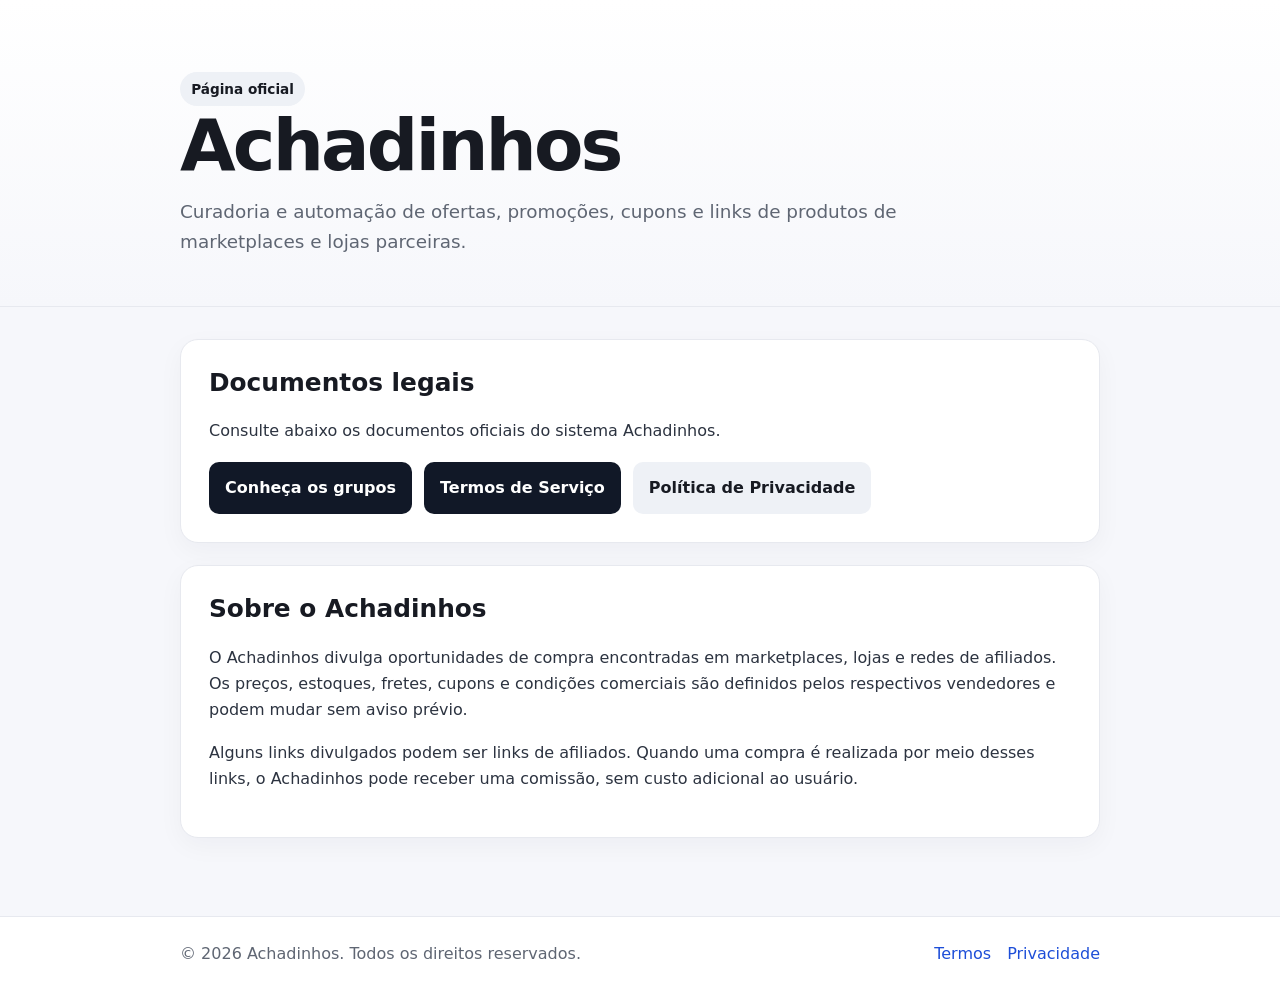
<file: index.html>
<!doctype html>
<html lang="pt-BR">
<head>
  <meta charset="utf-8">
  <meta name="viewport" content="width=device-width,initial-scale=1">
  <title>Achadinhos — Ofertas e documentos oficiais</title>
  <meta name="description" content="Página oficial do sistema Achadinhos. Consulte os Termos de Serviço e a Política de Privacidade.">
  <link rel="stylesheet" href="./style.css">
</head>
<body>
  <header class="hero">
    <div class="container">
      <span class="badge">Página oficial</span>
      <h1>Achadinhos</h1>
      <p>Curadoria e automação de ofertas, promoções, cupons e links de produtos de marketplaces e lojas parceiras.</p>
    </div>
  </header>

  <main class="container">
    <section class="card">
      <h2>Documentos legais</h2>
      <p>Consulte abaixo os documentos oficiais do sistema Achadinhos.</p>
      <div class="links">
        <a class="button" href="./grupos.html">Conheça os grupos</a>
        <a class="button" href="./termos-de-servico.html">Termos de Serviço</a>
        <a class="button secondary" href="./politica-de-privacidade.html">Política de Privacidade</a>
      </div>
    </section>

    <section class="card">
      <h2>Sobre o Achadinhos</h2>
      <p>O Achadinhos divulga oportunidades de compra encontradas em marketplaces, lojas e redes de afiliados. Os preços, estoques, fretes, cupons e condições comerciais são definidos pelos respectivos vendedores e podem mudar sem aviso prévio.</p>
      <p>Alguns links divulgados podem ser links de afiliados. Quando uma compra é realizada por meio desses links, o Achadinhos pode receber uma comissão, sem custo adicional ao usuário.</p>
    </section>
  </main>

  <footer>
    <div class="container">
      <p>© 2026 Achadinhos. Todos os direitos reservados.</p>
      <nav>
        <a href="./termos-de-servico.html">Termos</a>
        <a href="./politica-de-privacidade.html">Privacidade</a>
      </nav>
    </div>
  </footer>
</body>
</html>
</file>
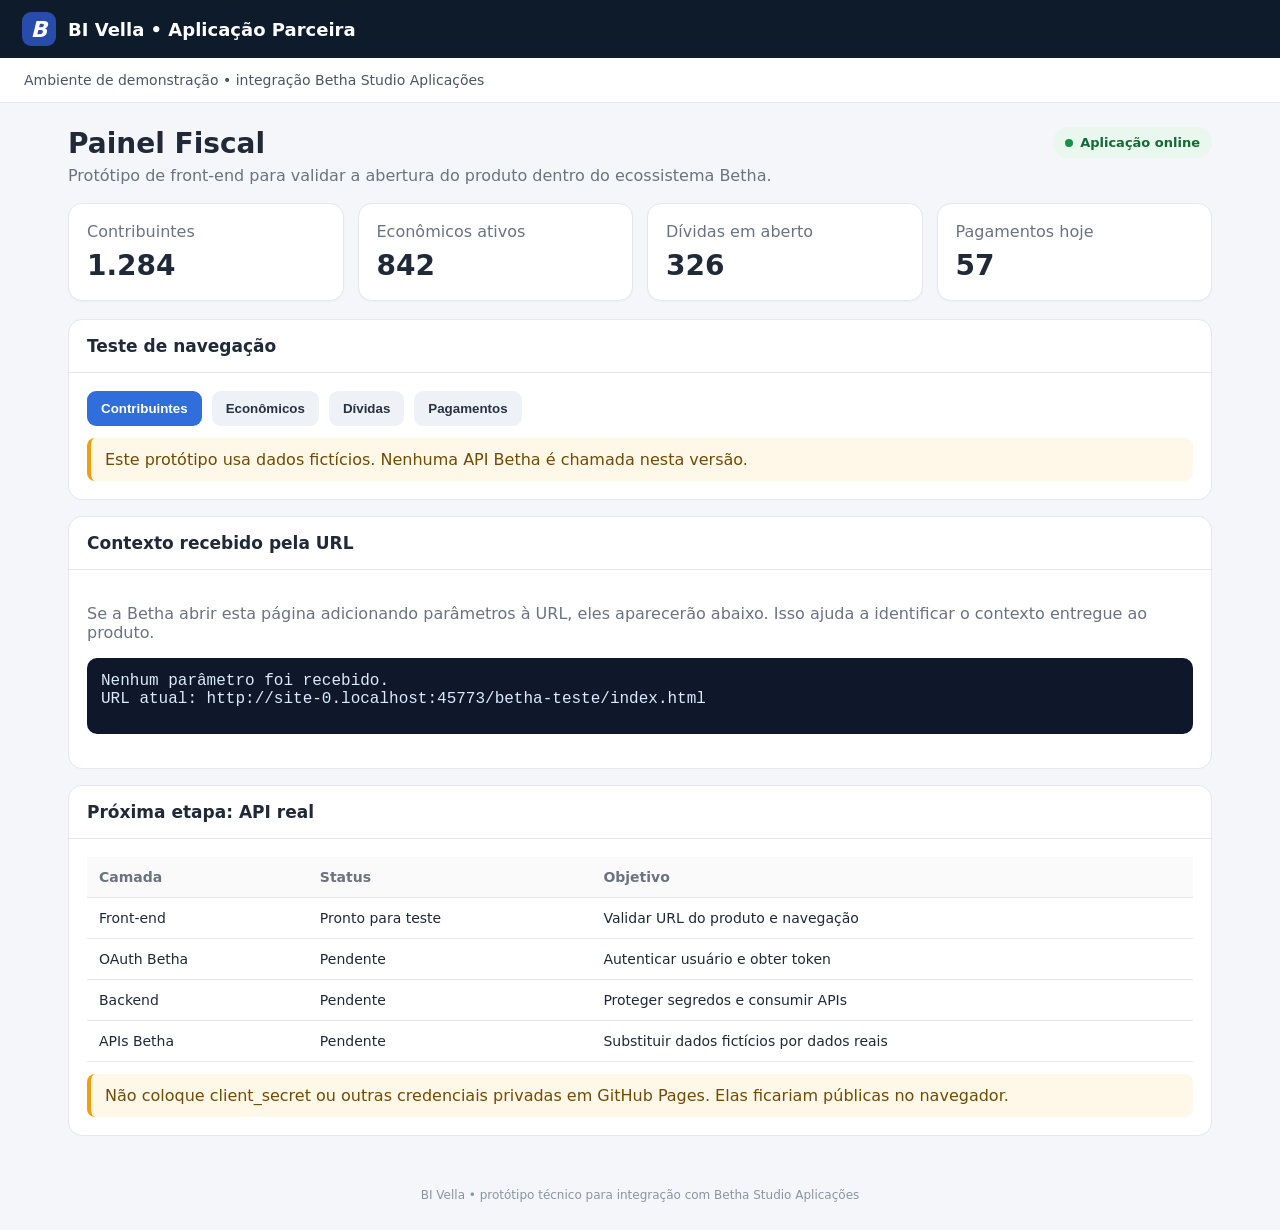
<file: betha-teste/index.html>
<!doctype html>
<html lang="pt-BR">
<head>
  <meta charset="utf-8" />
  <meta name="viewport" content="width=device-width,initial-scale=1" />
  <title>BI Vella • Teste Betha</title>
  <meta name="description" content="Protótipo de aplicação parceira para teste de abertura pelo Studio Aplicações Betha." />
  <style>
    :root{
      --bg:#f4f6f9;--panel:#fff;--text:#1f2937;--muted:#6b7280;--primary:#2f6edb;
      --primary-dark:#1f4fa8;--line:#e5e7eb;--ok:#159447;--nav:#0d1b2a;
    }
    *{box-sizing:border-box}
    body{margin:0;font-family:Inter,system-ui,-apple-system,Segoe UI,Roboto,Arial,sans-serif;background:var(--bg);color:var(--text)}
    header{height:58px;background:var(--nav);color:#fff;display:flex;align-items:center;padding:0 22px;gap:12px}
    .brand{width:34px;height:34px;border-radius:9px;background:#274caa;display:grid;place-items:center;font-weight:800;font-size:22px;font-style:italic}
    header strong{font-size:18px}
    .subbar{background:#fff;border-bottom:1px solid var(--line);padding:14px 24px;font-size:14px;color:#4b5563}
    main{max-width:1180px;margin:24px auto;padding:0 18px}
    .hero{display:flex;justify-content:space-between;gap:18px;align-items:flex-start;margin-bottom:18px}
    h1{margin:0 0 6px;font-size:28px}
    .muted{color:var(--muted)}
    .badge{display:inline-flex;align-items:center;gap:7px;padding:8px 12px;border-radius:999px;background:#eaf7ef;color:#116b34;font-weight:700;font-size:13px}
    .dot{width:8px;height:8px;border-radius:50%;background:var(--ok)}
    .grid{display:grid;grid-template-columns:repeat(4,1fr);gap:14px;margin:18px 0}
    .card{background:var(--panel);border:1px solid var(--line);border-radius:14px;padding:18px;box-shadow:0 1px 2px rgba(0,0,0,.03)}
    .metric{font-size:28px;font-weight:800;margin-top:8px}
    .section{background:#fff;border:1px solid var(--line);border-radius:14px;margin-top:16px;overflow:hidden}
    .section h2{font-size:17px;margin:0;padding:16px 18px;border-bottom:1px solid var(--line)}
    .section-body{padding:18px}
    .actions{display:flex;flex-wrap:wrap;gap:10px}
    button,a.btn{appearance:none;border:0;border-radius:9px;padding:10px 14px;font-weight:700;cursor:pointer;text-decoration:none}
    .primary{background:var(--primary);color:#fff}.primary:hover{background:var(--primary-dark)}
    .secondary{background:#eef2f7;color:#263142}
    table{width:100%;border-collapse:collapse;font-size:14px}
    th,td{text-align:left;padding:12px;border-bottom:1px solid var(--line)}
    th{color:#6b7280;font-weight:700;background:#fafafa}
    code,pre{font-family:ui-monospace,SFMono-Regular,Menlo,Consolas,monospace}
    pre{background:#0f172a;color:#dbeafe;padding:14px;border-radius:10px;overflow:auto;min-height:76px}
    .notice{padding:12px 14px;border-left:4px solid #f59e0b;background:#fff8e8;border-radius:8px;color:#704b00;margin-top:12px}
    footer{text-align:center;color:#8a94a3;font-size:12px;padding:28px}
    @media(max-width:850px){.grid{grid-template-columns:repeat(2,1fr)}.hero{display:block}.badge{margin-top:12px}}
    @media(max-width:520px){.grid{grid-template-columns:1fr}}
  </style>
</head>
<body>
  <header>
    <div class="brand">B</div>
    <strong>BI Vella • Aplicação Parceira</strong>
  </header>
  <div class="subbar">Ambiente de demonstração • integração Betha Studio Aplicações</div>

  <main>
    <div class="hero">
      <div>
        <h1>Painel Fiscal</h1>
        <div class="muted">Protótipo de front-end para validar a abertura do produto dentro do ecossistema Betha.</div>
      </div>
      <div class="badge"><span class="dot"></span> Aplicação online</div>
    </div>

    <div class="grid">
      <div class="card"><div class="muted">Contribuintes</div><div class="metric">1.284</div></div>
      <div class="card"><div class="muted">Econômicos ativos</div><div class="metric">842</div></div>
      <div class="card"><div class="muted">Dívidas em aberto</div><div class="metric">326</div></div>
      <div class="card"><div class="muted">Pagamentos hoje</div><div class="metric">57</div></div>
    </div>

    <section class="section">
      <h2>Teste de navegação</h2>
      <div class="section-body">
        <div class="actions">
          <button class="primary" onclick="showModule('Contribuintes')">Contribuintes</button>
          <button class="secondary" onclick="showModule('Econômicos')">Econômicos</button>
          <button class="secondary" onclick="showModule('Dívidas')">Dívidas</button>
          <button class="secondary" onclick="showModule('Pagamentos')">Pagamentos</button>
        </div>
        <div id="moduleMsg" class="notice">Este protótipo usa dados fictícios. Nenhuma API Betha é chamada nesta versão.</div>
      </div>
    </section>

    <section class="section">
      <h2>Contexto recebido pela URL</h2>
      <div class="section-body">
        <p class="muted">Se a Betha abrir esta página adicionando parâmetros à URL, eles aparecerão abaixo. Isso ajuda a identificar o contexto entregue ao produto.</p>
        <pre id="params">Carregando...</pre>
      </div>
    </section>

    <section class="section">
      <h2>Próxima etapa: API real</h2>
      <div class="section-body">
        <table>
          <thead><tr><th>Camada</th><th>Status</th><th>Objetivo</th></tr></thead>
          <tbody>
            <tr><td>Front-end</td><td>Pronto para teste</td><td>Validar URL do produto e navegação</td></tr>
            <tr><td>OAuth Betha</td><td>Pendente</td><td>Autenticar usuário e obter token</td></tr>
            <tr><td>Backend</td><td>Pendente</td><td>Proteger segredos e consumir APIs</td></tr>
            <tr><td>APIs Betha</td><td>Pendente</td><td>Substituir dados fictícios por dados reais</td></tr>
          </tbody>
        </table>
        <div class="notice">Não coloque client_secret ou outras credenciais privadas em GitHub Pages. Elas ficariam públicas no navegador.</div>
      </div>
    </section>
  </main>

  <footer>BI Vella • protótipo técnico para integração com Betha Studio Aplicações</footer>

  <script>
    function showModule(name){
      document.getElementById('moduleMsg').textContent =
        'Módulo ' + name + ' aberto em modo demonstração. Na próxima versão este ponto poderá consumir a API Betha.';
    }
    const p = new URLSearchParams(location.search);
    const obj = {};
    for (const [k,v] of p.entries()) obj[k] = v;
    document.getElementById('params').textContent =
      Object.keys(obj).length ? JSON.stringify(obj,null,2) :
      'Nenhum parâmetro foi recebido.\nURL atual: ' + location.href;
  </script>
</body>
</html>
</file>
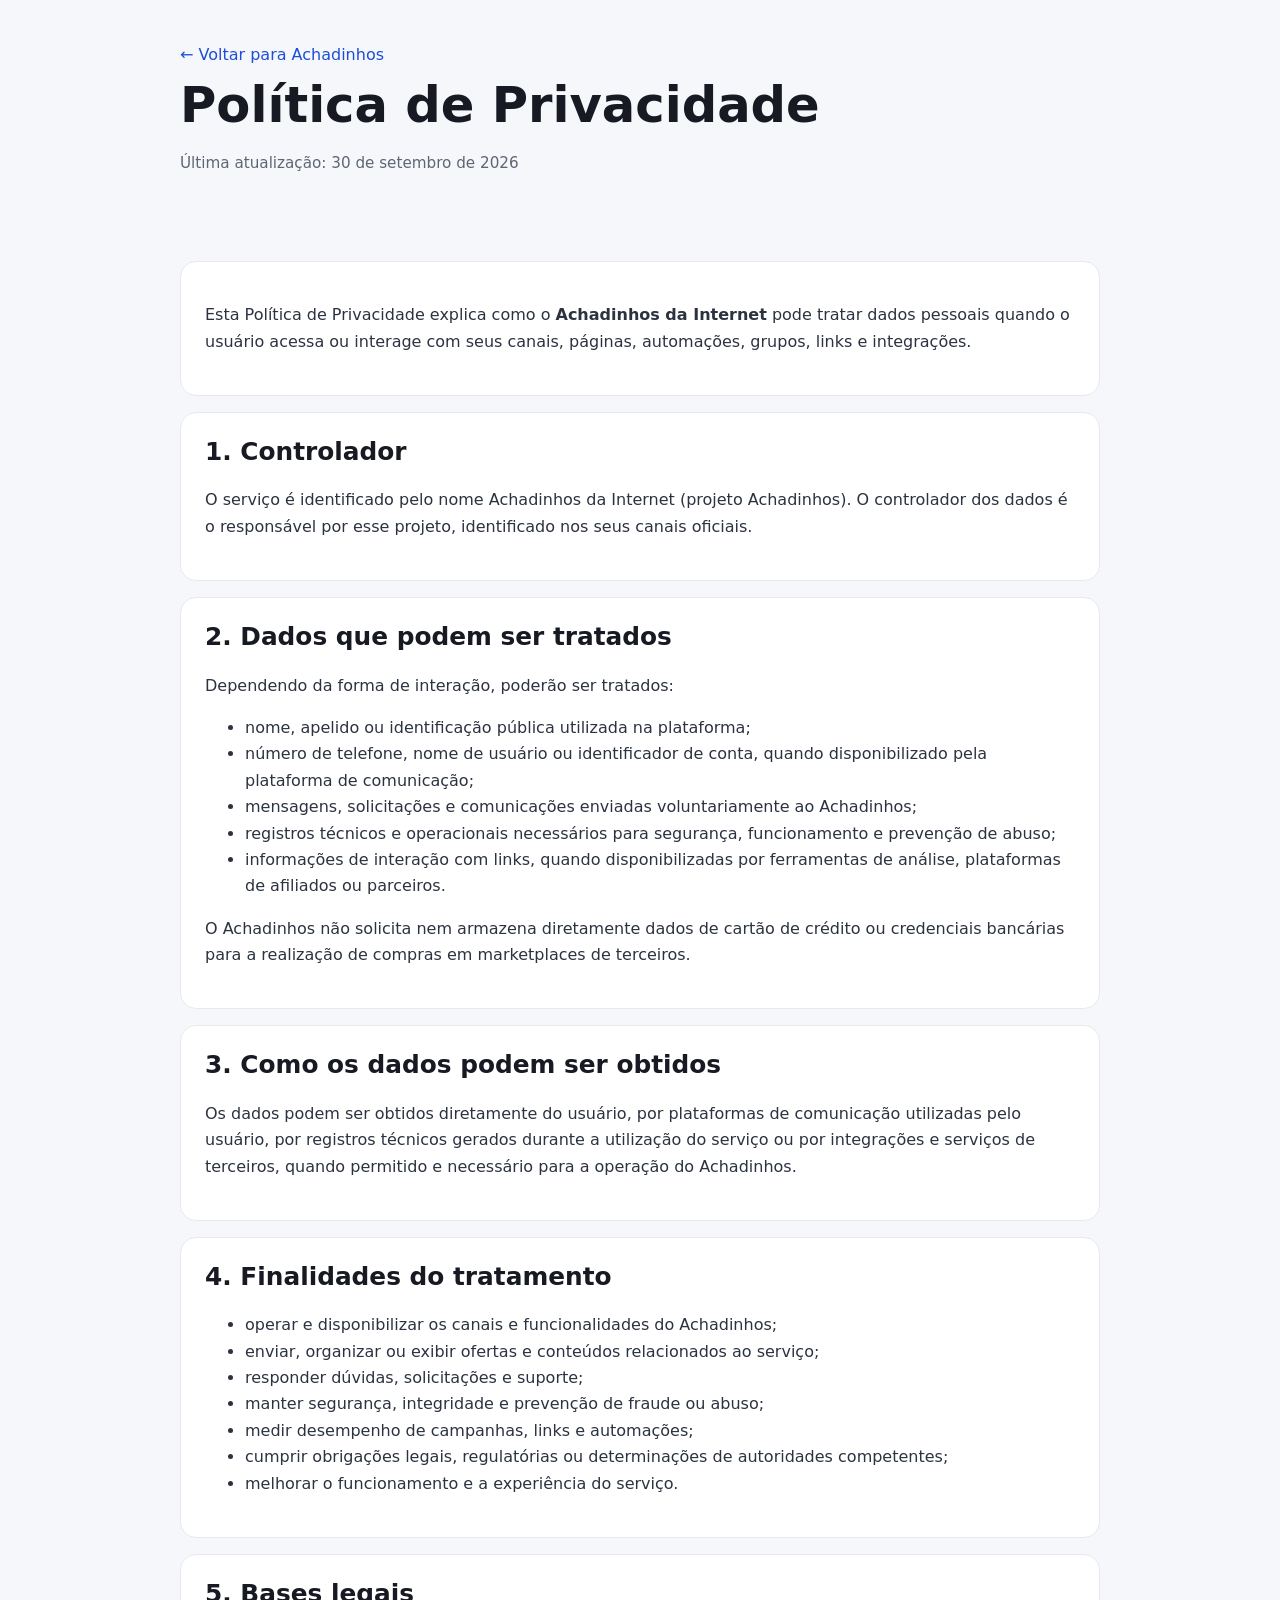
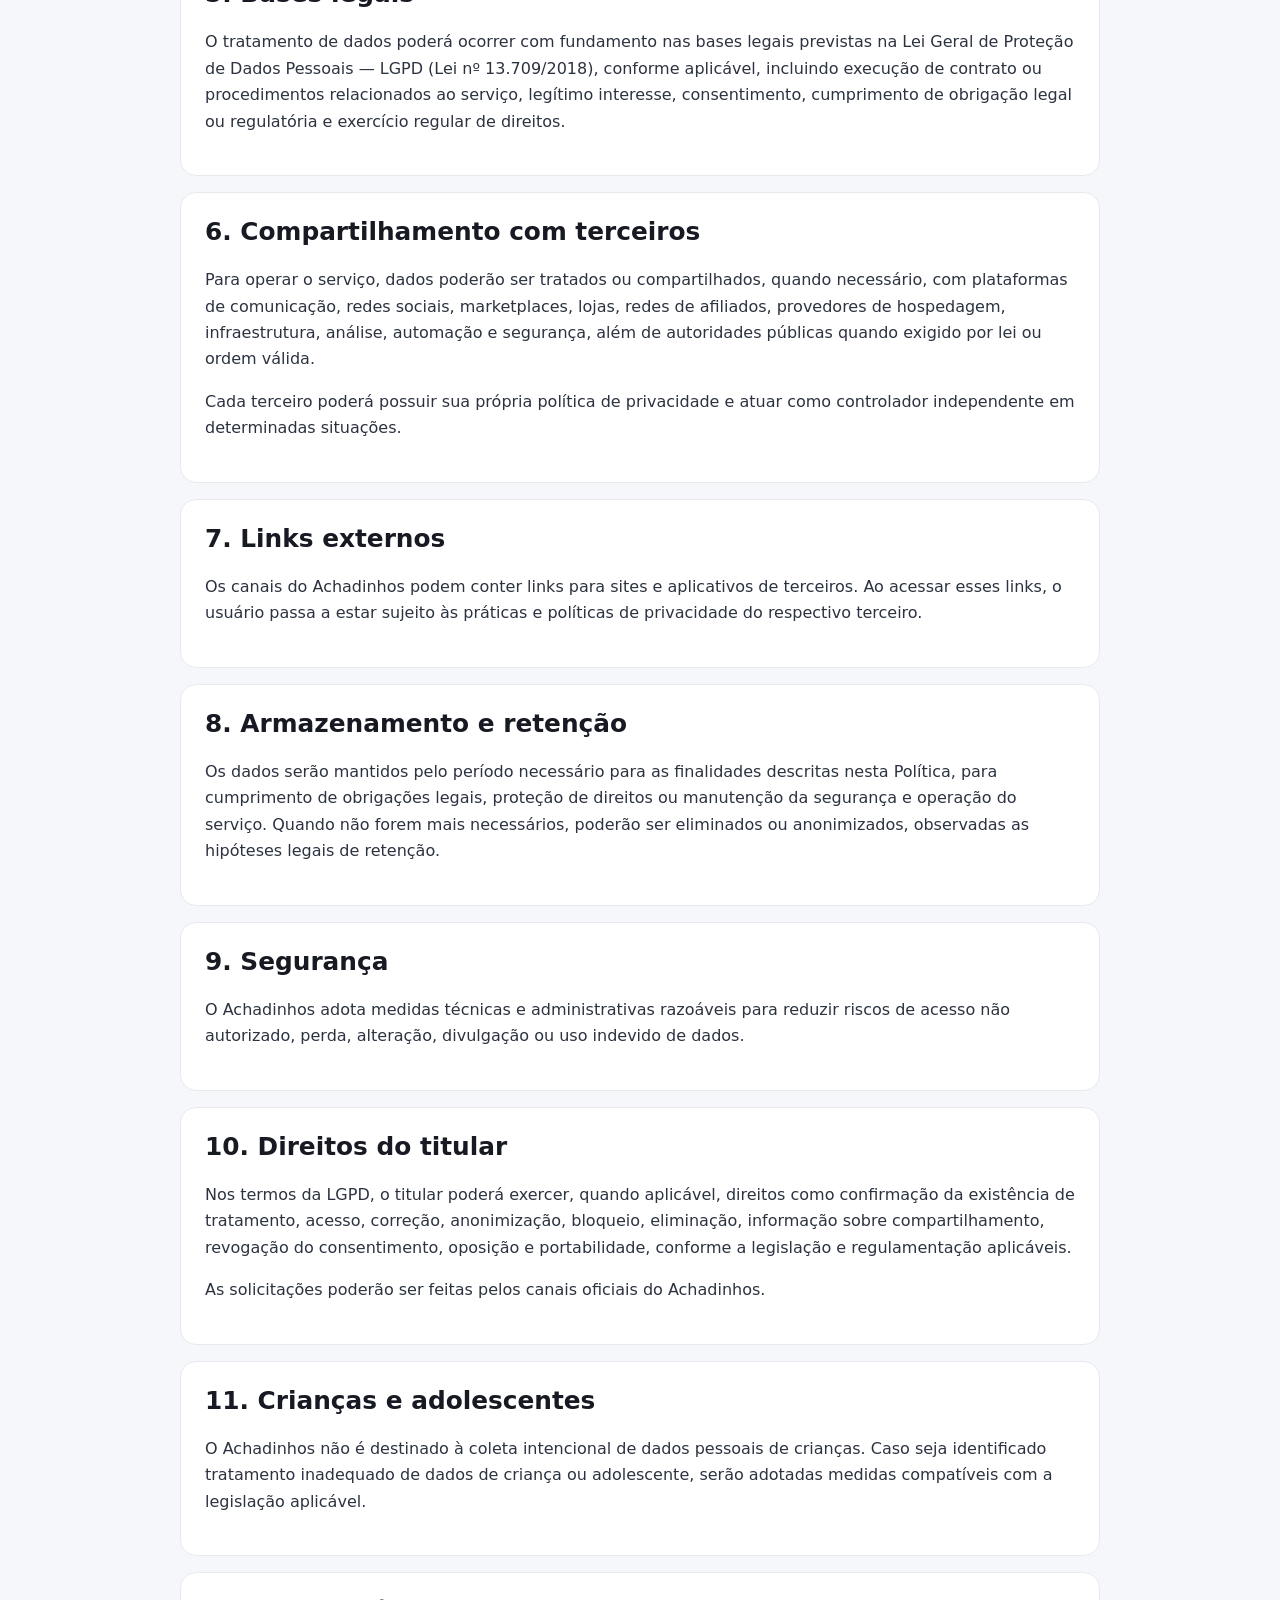
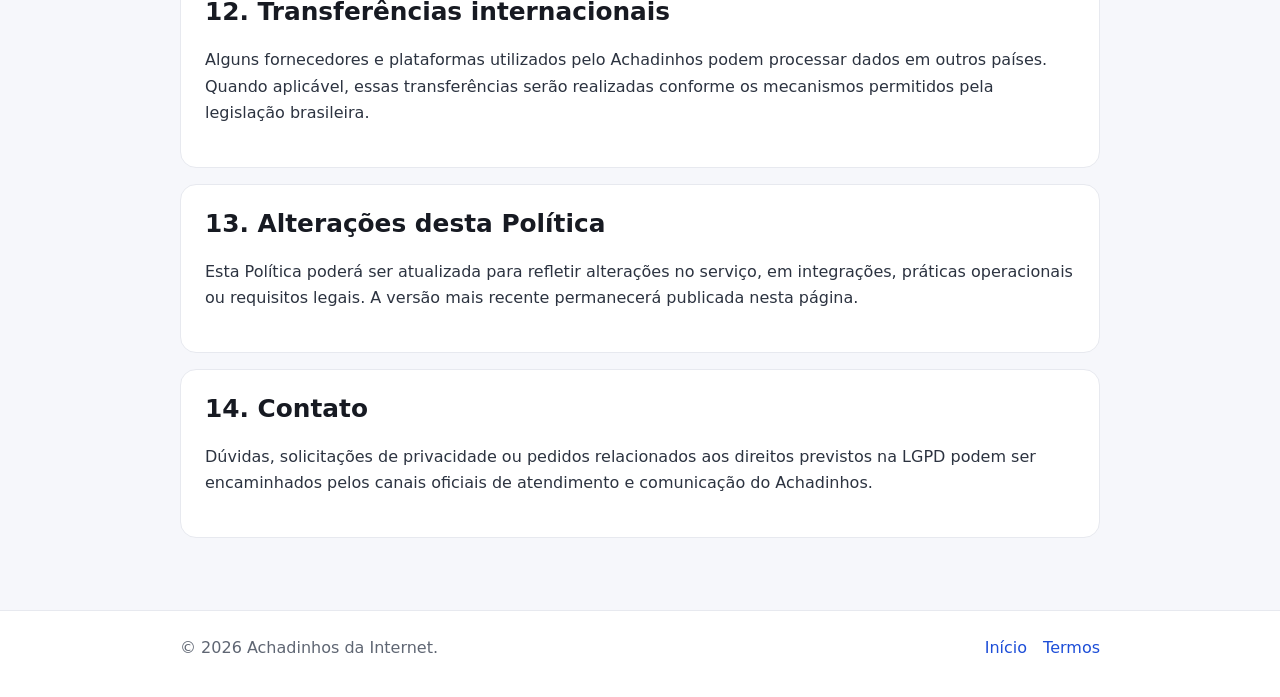
<file: achadinhos-da-internet-politica-de-privacidade.html>
<!doctype html>
<html lang="pt-BR">
<head>
  <meta charset="utf-8">
  <meta name="viewport" content="width=device-width,initial-scale=1">
  <title>Política de Privacidade — Achadinhos da Internet</title>
  <meta name="description" content="Política de Privacidade oficial de Achadinhos da Internet.">
  <link rel="stylesheet" href="./style.css">
</head>
<body class="legal">
  <header class="legal-header">
    <div class="container">
      <a href="./index.html">← Voltar para Achadinhos</a>
      <h1>Política de Privacidade</h1>
      <p class="updated">Última atualização: 30 de setembro de 2026</p>
    </div>
  </header>

  <main class="container">
    <section>
      <p>Esta Política de Privacidade explica como o <strong>Achadinhos da Internet</strong> pode tratar dados pessoais quando o usuário acessa ou interage com seus canais, páginas, automações, grupos, links e integrações.</p>
    </section>

    <section>
      <h2>1. Controlador</h2>
      <p>O serviço é identificado pelo nome Achadinhos da Internet (projeto Achadinhos). O controlador dos dados é o responsável por esse projeto, identificado nos seus canais oficiais.</p>
    </section>

    <section>
      <h2>2. Dados que podem ser tratados</h2>
      <p>Dependendo da forma de interação, poderão ser tratados:</p>
      <ul>
        <li>nome, apelido ou identificação pública utilizada na plataforma;</li>
        <li>número de telefone, nome de usuário ou identificador de conta, quando disponibilizado pela plataforma de comunicação;</li>
        <li>mensagens, solicitações e comunicações enviadas voluntariamente ao Achadinhos;</li>
        <li>registros técnicos e operacionais necessários para segurança, funcionamento e prevenção de abuso;</li>
        <li>informações de interação com links, quando disponibilizadas por ferramentas de análise, plataformas de afiliados ou parceiros.</li>
      </ul>
      <p>O Achadinhos não solicita nem armazena diretamente dados de cartão de crédito ou credenciais bancárias para a realização de compras em marketplaces de terceiros.</p>
    </section>

    <section>
      <h2>3. Como os dados podem ser obtidos</h2>
      <p>Os dados podem ser obtidos diretamente do usuário, por plataformas de comunicação utilizadas pelo usuário, por registros técnicos gerados durante a utilização do serviço ou por integrações e serviços de terceiros, quando permitido e necessário para a operação do Achadinhos.</p>
    </section>

    <section>
      <h2>4. Finalidades do tratamento</h2>
      <ul>
        <li>operar e disponibilizar os canais e funcionalidades do Achadinhos;</li>
        <li>enviar, organizar ou exibir ofertas e conteúdos relacionados ao serviço;</li>
        <li>responder dúvidas, solicitações e suporte;</li>
        <li>manter segurança, integridade e prevenção de fraude ou abuso;</li>
        <li>medir desempenho de campanhas, links e automações;</li>
        <li>cumprir obrigações legais, regulatórias ou determinações de autoridades competentes;</li>
        <li>melhorar o funcionamento e a experiência do serviço.</li>
      </ul>
    </section>

    <section>
      <h2>5. Bases legais</h2>
      <p>O tratamento de dados poderá ocorrer com fundamento nas bases legais previstas na Lei Geral de Proteção de Dados Pessoais — LGPD (Lei nº 13.709/2018), conforme aplicável, incluindo execução de contrato ou procedimentos relacionados ao serviço, legítimo interesse, consentimento, cumprimento de obrigação legal ou regulatória e exercício regular de direitos.</p>
    </section>

    <section>
      <h2>6. Compartilhamento com terceiros</h2>
      <p>Para operar o serviço, dados poderão ser tratados ou compartilhados, quando necessário, com plataformas de comunicação, redes sociais, marketplaces, lojas, redes de afiliados, provedores de hospedagem, infraestrutura, análise, automação e segurança, além de autoridades públicas quando exigido por lei ou ordem válida.</p>
      <p>Cada terceiro poderá possuir sua própria política de privacidade e atuar como controlador independente em determinadas situações.</p>
    </section>

    <section>
      <h2>7. Links externos</h2>
      <p>Os canais do Achadinhos podem conter links para sites e aplicativos de terceiros. Ao acessar esses links, o usuário passa a estar sujeito às práticas e políticas de privacidade do respectivo terceiro.</p>
    </section>

    <section>
      <h2>8. Armazenamento e retenção</h2>
      <p>Os dados serão mantidos pelo período necessário para as finalidades descritas nesta Política, para cumprimento de obrigações legais, proteção de direitos ou manutenção da segurança e operação do serviço. Quando não forem mais necessários, poderão ser eliminados ou anonimizados, observadas as hipóteses legais de retenção.</p>
    </section>

    <section>
      <h2>9. Segurança</h2>
      <p>O Achadinhos adota medidas técnicas e administrativas razoáveis para reduzir riscos de acesso não autorizado, perda, alteração, divulgação ou uso indevido de dados.</p>
    </section>

    <section>
      <h2>10. Direitos do titular</h2>
      <p>Nos termos da LGPD, o titular poderá exercer, quando aplicável, direitos como confirmação da existência de tratamento, acesso, correção, anonimização, bloqueio, eliminação, informação sobre compartilhamento, revogação do consentimento, oposição e portabilidade, conforme a legislação e regulamentação aplicáveis.</p>
      <p>As solicitações poderão ser feitas pelos canais oficiais do Achadinhos.</p>
    </section>

    <section>
      <h2>11. Crianças e adolescentes</h2>
      <p>O Achadinhos não é destinado à coleta intencional de dados pessoais de crianças. Caso seja identificado tratamento inadequado de dados de criança ou adolescente, serão adotadas medidas compatíveis com a legislação aplicável.</p>
    </section>

    <section>
      <h2>12. Transferências internacionais</h2>
      <p>Alguns fornecedores e plataformas utilizados pelo Achadinhos podem processar dados em outros países. Quando aplicável, essas transferências serão realizadas conforme os mecanismos permitidos pela legislação brasileira.</p>
    </section>

    <section>
      <h2>13. Alterações desta Política</h2>
      <p>Esta Política poderá ser atualizada para refletir alterações no serviço, em integrações, práticas operacionais ou requisitos legais. A versão mais recente permanecerá publicada nesta página.</p>
    </section>

    <section>
      <h2>14. Contato</h2>
      <p>Dúvidas, solicitações de privacidade ou pedidos relacionados aos direitos previstos na LGPD podem ser encaminhados pelos canais oficiais de atendimento e comunicação do Achadinhos.</p>
    </section>
  </main>

  <footer>
    <div class="container">
      <p>© 2026 Achadinhos da Internet.</p>
      <nav><a href="./index.html">Início</a><a href="./termos-de-servico.html">Termos</a></nav>
    </div>
  </footer>
</body>
</html>
</file>
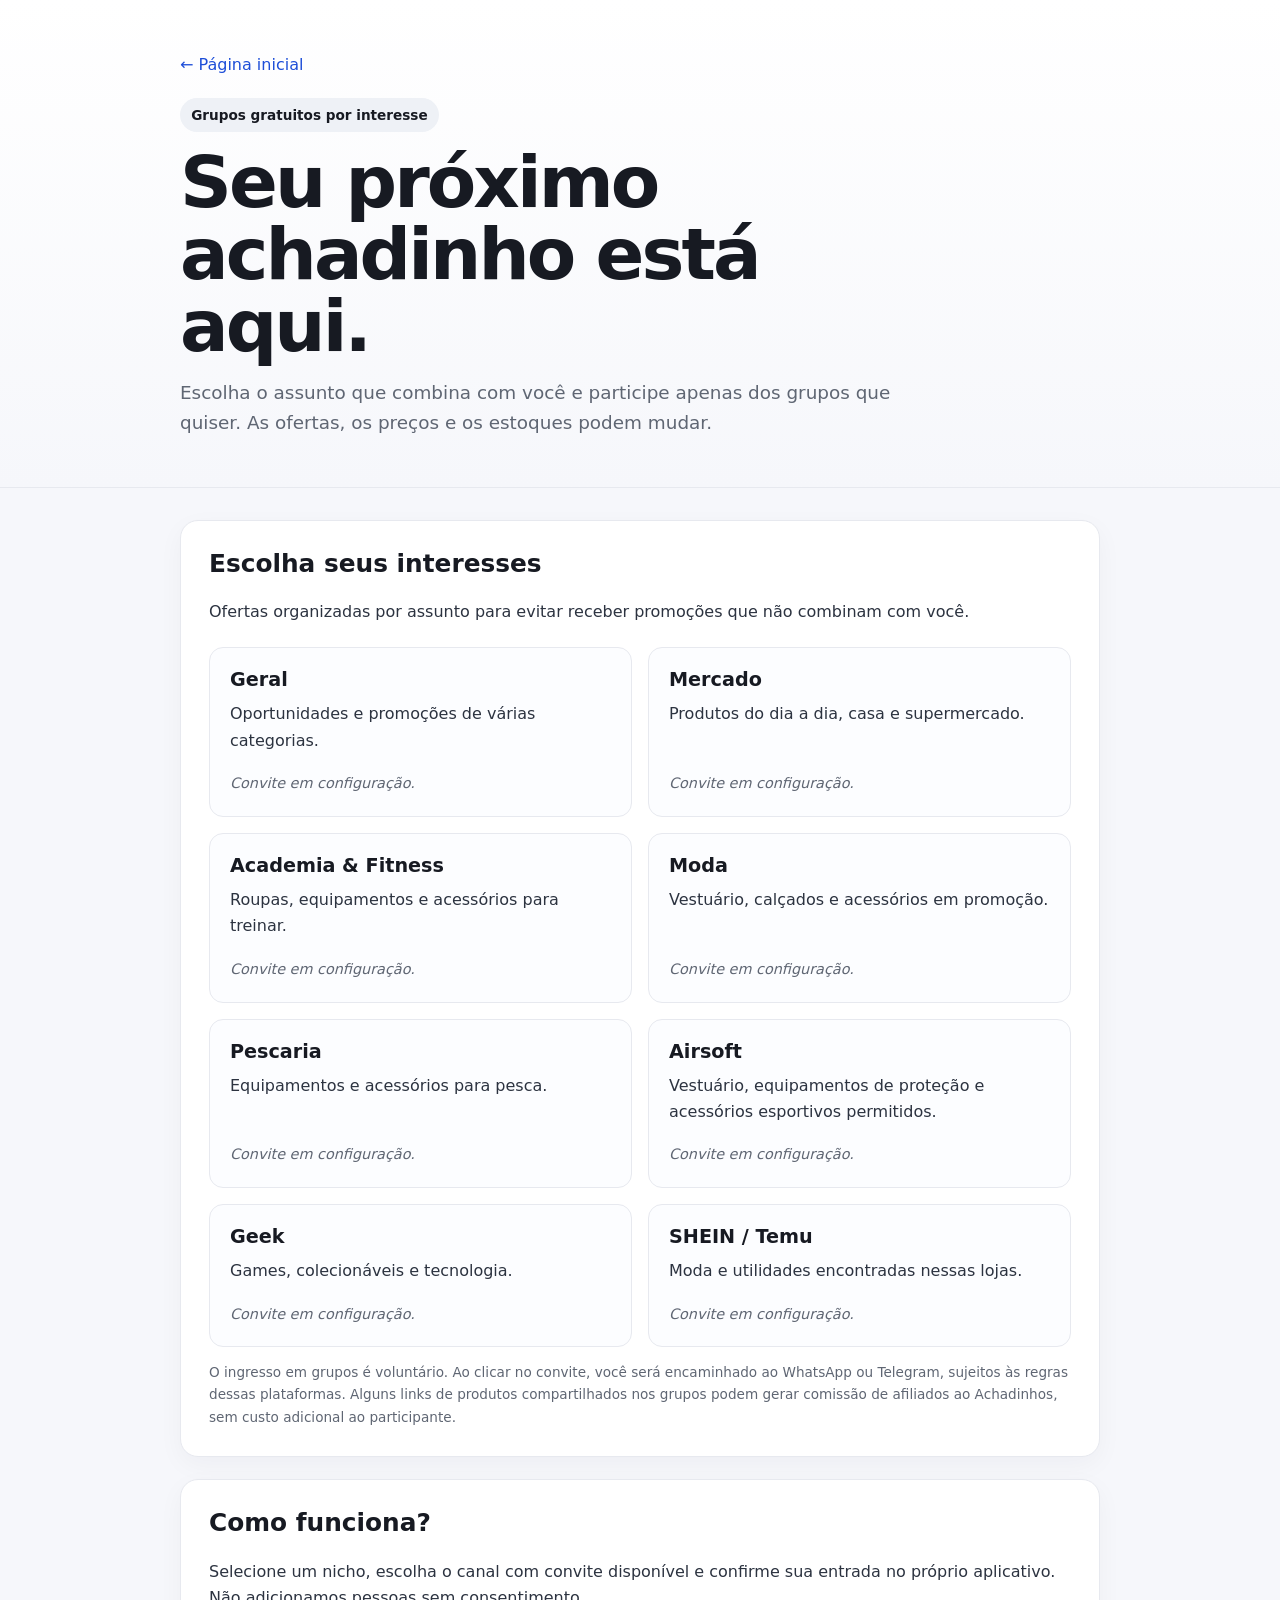
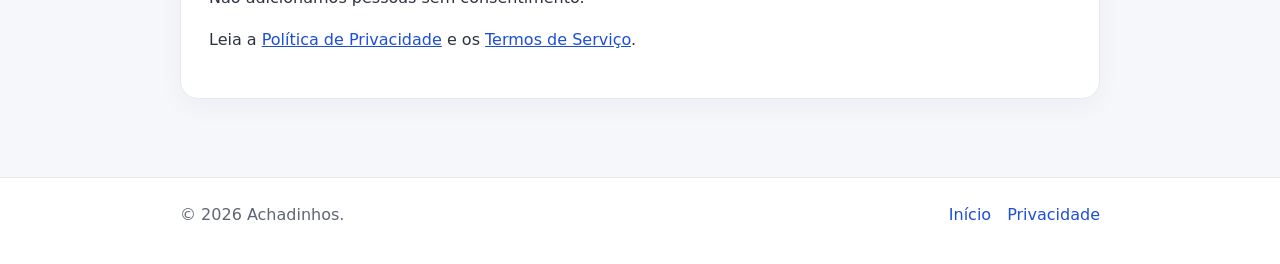
<file: grupos.html>
<!doctype html>
<html lang="pt-BR">
<head>
  <meta charset="utf-8">
  <meta name="viewport" content="width=device-width,initial-scale=1">
  <meta name="description" content="Entre voluntariamente nos grupos de ofertas Achadinhos por assunto: mercado, moda, fitness, pescaria e mais.">
  <title>Grupos de Ofertas por Nicho — Achadinhos</title>
  <link rel="stylesheet" href="./style.css">
  <script defer src="./grupos.js"></script>
</head>
<body>
  <header class="hero group-hero">
    <div class="container">
      <a class="back-link" href="./index.html">← Página inicial</a>
      <span class="badge">Grupos gratuitos por interesse</span>
      <h1>Seu próximo achadinho está aqui.</h1>
      <p>Escolha o assunto que combina com você e participe apenas dos grupos que quiser. As ofertas, os preços e os estoques podem mudar.</p>
    </div>
  </header>
  <main class="container">
    <section class="card">
      <h2>Escolha seus interesses</h2>
      <p>Ofertas organizadas por assunto para evitar receber promoções que não combinam com você.</p>
      <div id="grupos" class="group-grid" aria-live="polite"></div>
      <p class="small-disclosure">O ingresso em grupos é voluntário. Ao clicar no convite, você será encaminhado ao WhatsApp ou Telegram, sujeitos às regras dessas plataformas. Alguns links de produtos compartilhados nos grupos podem gerar comissão de afiliados ao Achadinhos, sem custo adicional ao participante.</p>
    </section>
    <section class="card">
      <h2>Como funciona?</h2>
      <p>Selecione um nicho, escolha o canal com convite disponível e confirme sua entrada no próprio aplicativo. Não adicionamos pessoas sem consentimento.</p>
      <p>Leia a <a href="./politica-de-privacidade.html">Política de Privacidade</a> e os <a href="./termos-de-servico.html">Termos de Serviço</a>.</p>
    </section>
  </main>
  <footer><div class="container"><p>© 2026 Achadinhos.</p><nav><a href="./index.html">Início</a><a href="./politica-de-privacidade.html">Privacidade</a></nav></div></footer>
</body>
</html>
</file>
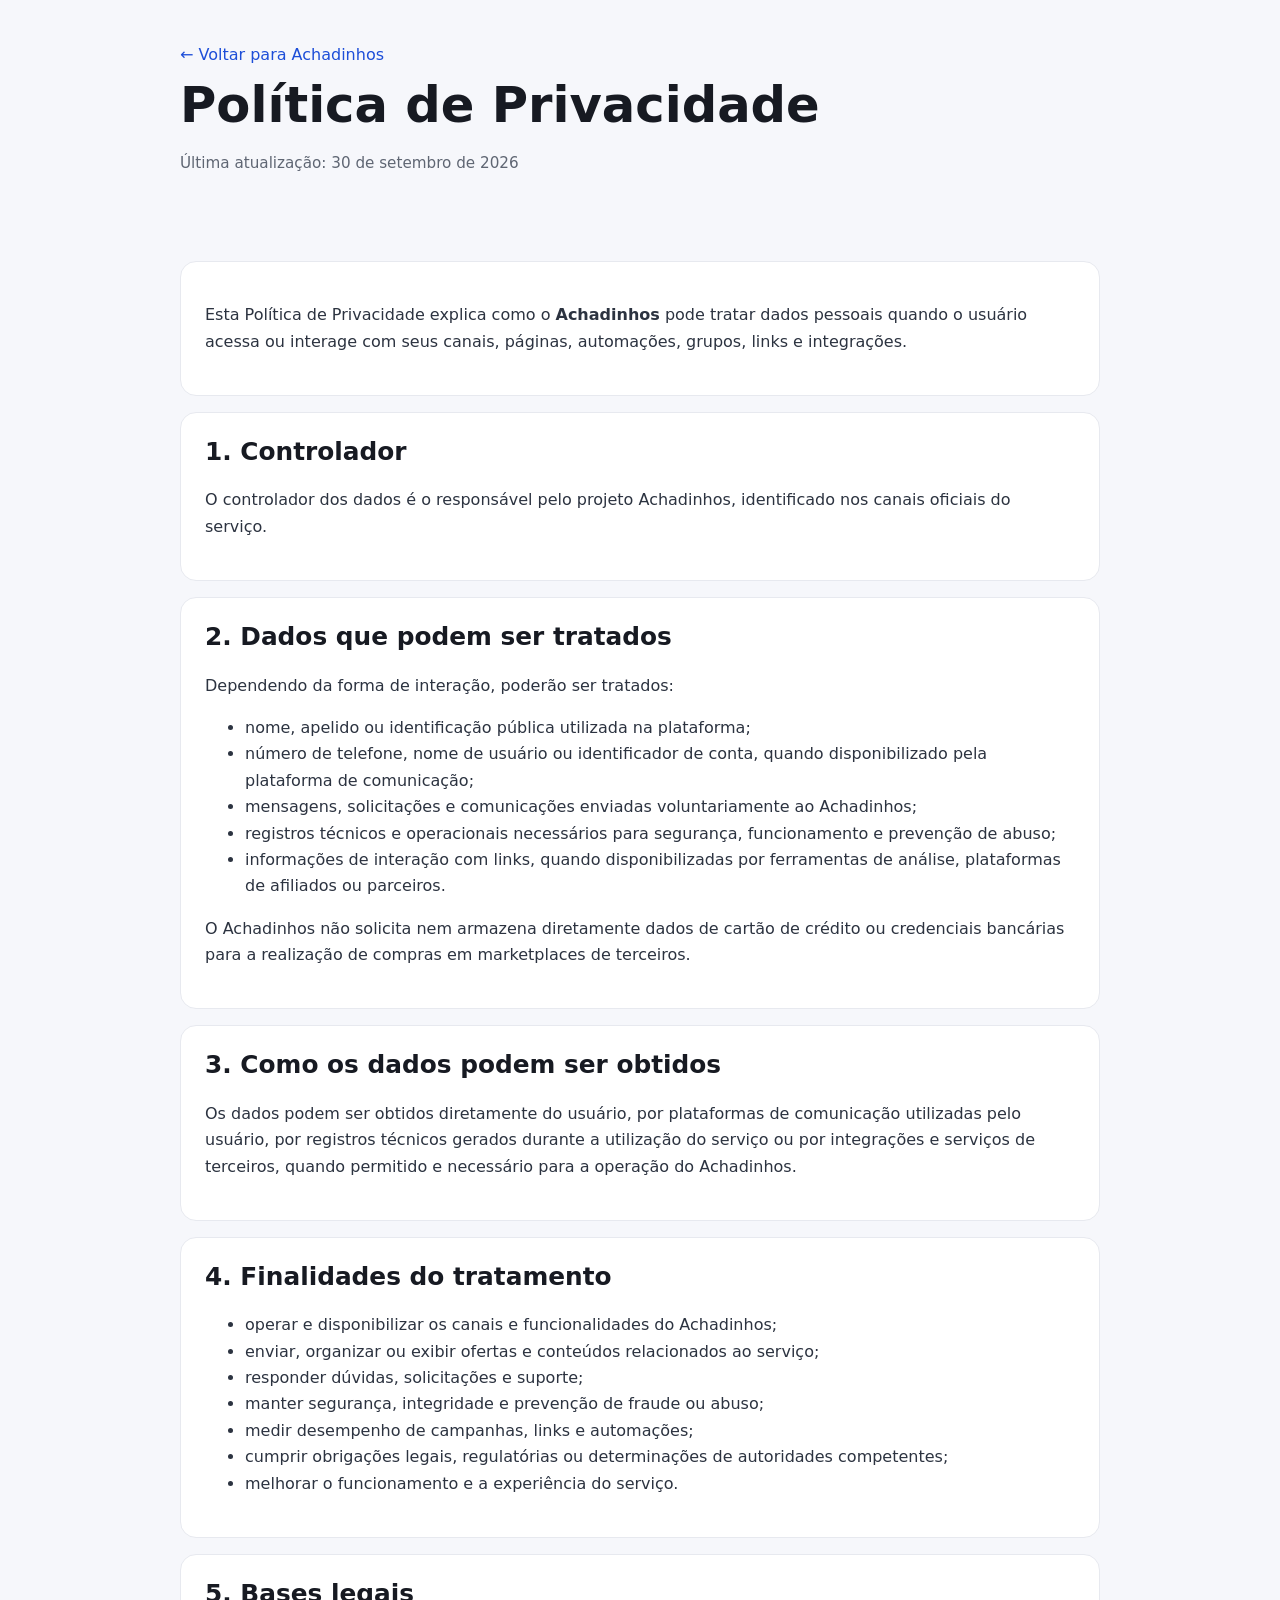
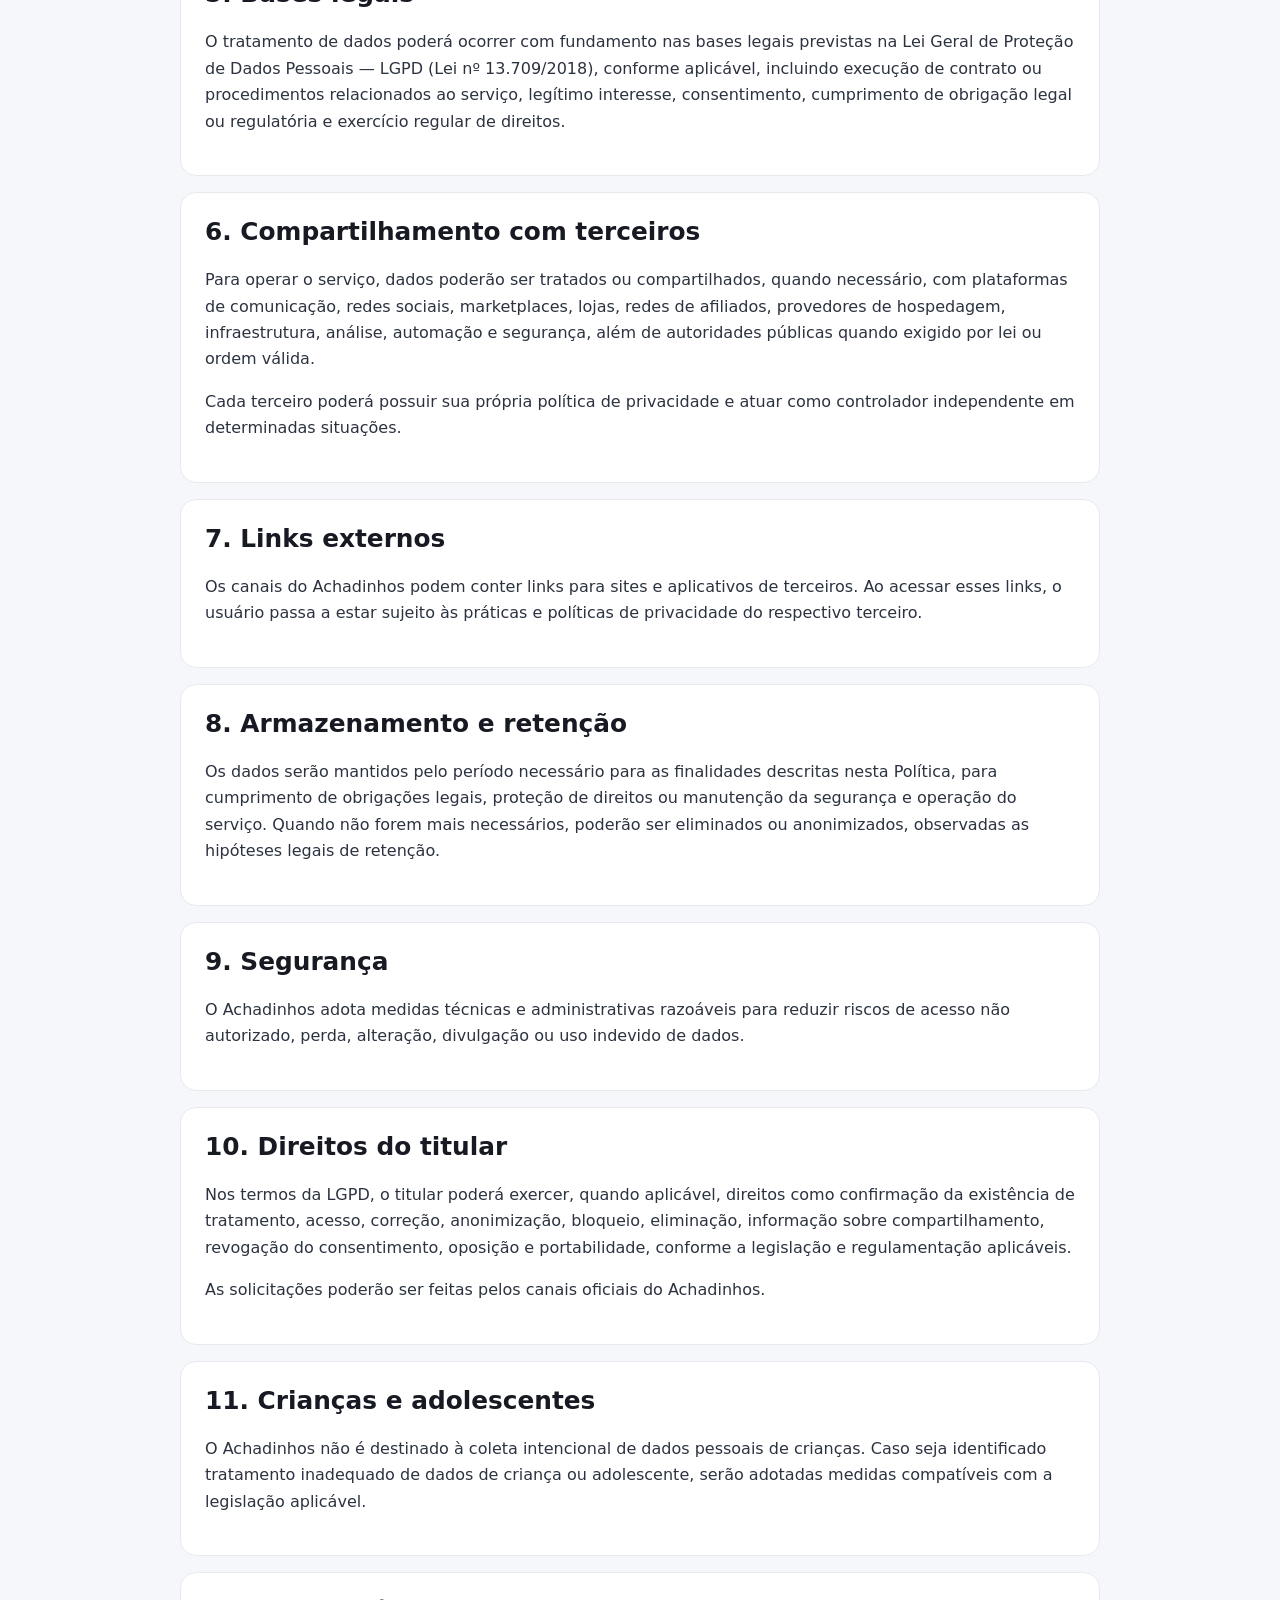
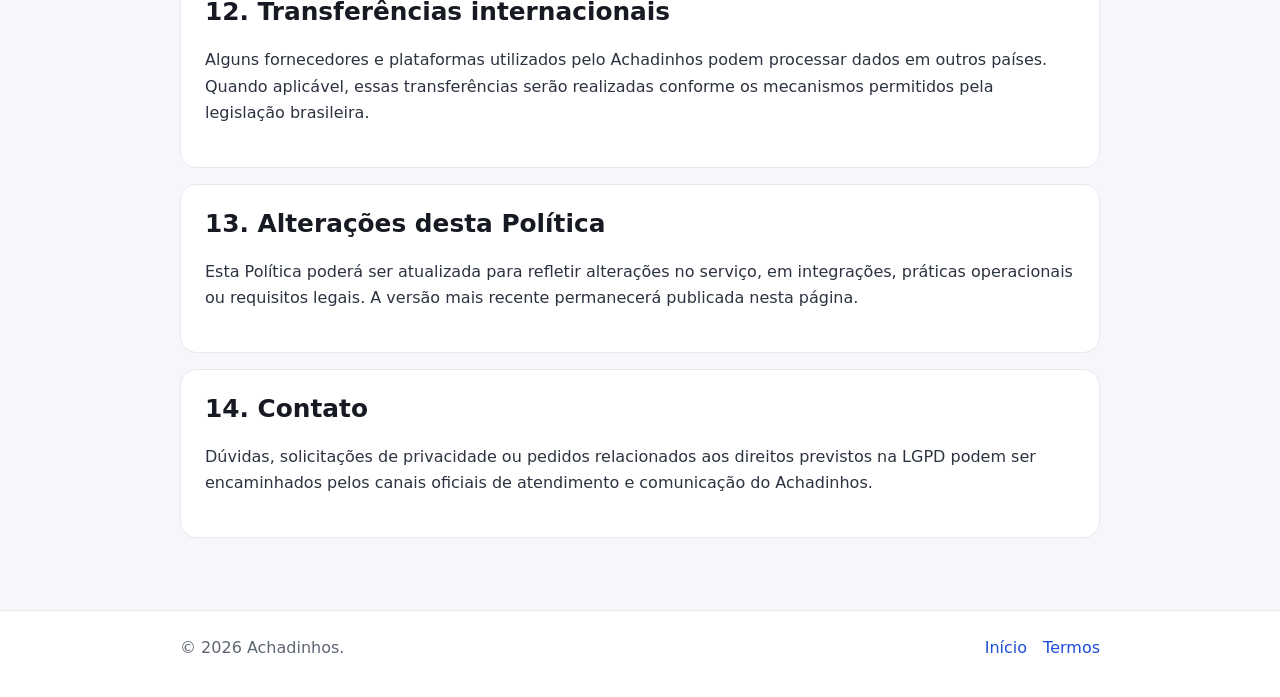
<file: politica-de-privacidade.html>
<!doctype html>
<html lang="pt-BR">
<head>
  <meta charset="utf-8">
  <meta name="viewport" content="width=device-width,initial-scale=1">
  <title>Política de Privacidade — Achadinhos</title>
  <meta name="description" content="Política de Privacidade oficial do sistema Achadinhos.">
  <link rel="stylesheet" href="./style.css">
</head>
<body class="legal">
  <header class="legal-header">
    <div class="container">
      <a href="./index.html">← Voltar para Achadinhos</a>
      <h1>Política de Privacidade</h1>
      <p class="updated">Última atualização: 30 de setembro de 2026</p>
    </div>
  </header>

  <main class="container">
    <section>
      <p>Esta Política de Privacidade explica como o <strong>Achadinhos</strong> pode tratar dados pessoais quando o usuário acessa ou interage com seus canais, páginas, automações, grupos, links e integrações.</p>
    </section>

    <section>
      <h2>1. Controlador</h2>
      <p>O controlador dos dados é o responsável pelo projeto Achadinhos, identificado nos canais oficiais do serviço.</p>
    </section>

    <section>
      <h2>2. Dados que podem ser tratados</h2>
      <p>Dependendo da forma de interação, poderão ser tratados:</p>
      <ul>
        <li>nome, apelido ou identificação pública utilizada na plataforma;</li>
        <li>número de telefone, nome de usuário ou identificador de conta, quando disponibilizado pela plataforma de comunicação;</li>
        <li>mensagens, solicitações e comunicações enviadas voluntariamente ao Achadinhos;</li>
        <li>registros técnicos e operacionais necessários para segurança, funcionamento e prevenção de abuso;</li>
        <li>informações de interação com links, quando disponibilizadas por ferramentas de análise, plataformas de afiliados ou parceiros.</li>
      </ul>
      <p>O Achadinhos não solicita nem armazena diretamente dados de cartão de crédito ou credenciais bancárias para a realização de compras em marketplaces de terceiros.</p>
    </section>

    <section>
      <h2>3. Como os dados podem ser obtidos</h2>
      <p>Os dados podem ser obtidos diretamente do usuário, por plataformas de comunicação utilizadas pelo usuário, por registros técnicos gerados durante a utilização do serviço ou por integrações e serviços de terceiros, quando permitido e necessário para a operação do Achadinhos.</p>
    </section>

    <section>
      <h2>4. Finalidades do tratamento</h2>
      <ul>
        <li>operar e disponibilizar os canais e funcionalidades do Achadinhos;</li>
        <li>enviar, organizar ou exibir ofertas e conteúdos relacionados ao serviço;</li>
        <li>responder dúvidas, solicitações e suporte;</li>
        <li>manter segurança, integridade e prevenção de fraude ou abuso;</li>
        <li>medir desempenho de campanhas, links e automações;</li>
        <li>cumprir obrigações legais, regulatórias ou determinações de autoridades competentes;</li>
        <li>melhorar o funcionamento e a experiência do serviço.</li>
      </ul>
    </section>

    <section>
      <h2>5. Bases legais</h2>
      <p>O tratamento de dados poderá ocorrer com fundamento nas bases legais previstas na Lei Geral de Proteção de Dados Pessoais — LGPD (Lei nº 13.709/2018), conforme aplicável, incluindo execução de contrato ou procedimentos relacionados ao serviço, legítimo interesse, consentimento, cumprimento de obrigação legal ou regulatória e exercício regular de direitos.</p>
    </section>

    <section>
      <h2>6. Compartilhamento com terceiros</h2>
      <p>Para operar o serviço, dados poderão ser tratados ou compartilhados, quando necessário, com plataformas de comunicação, redes sociais, marketplaces, lojas, redes de afiliados, provedores de hospedagem, infraestrutura, análise, automação e segurança, além de autoridades públicas quando exigido por lei ou ordem válida.</p>
      <p>Cada terceiro poderá possuir sua própria política de privacidade e atuar como controlador independente em determinadas situações.</p>
    </section>

    <section>
      <h2>7. Links externos</h2>
      <p>Os canais do Achadinhos podem conter links para sites e aplicativos de terceiros. Ao acessar esses links, o usuário passa a estar sujeito às práticas e políticas de privacidade do respectivo terceiro.</p>
    </section>

    <section>
      <h2>8. Armazenamento e retenção</h2>
      <p>Os dados serão mantidos pelo período necessário para as finalidades descritas nesta Política, para cumprimento de obrigações legais, proteção de direitos ou manutenção da segurança e operação do serviço. Quando não forem mais necessários, poderão ser eliminados ou anonimizados, observadas as hipóteses legais de retenção.</p>
    </section>

    <section>
      <h2>9. Segurança</h2>
      <p>O Achadinhos adota medidas técnicas e administrativas razoáveis para reduzir riscos de acesso não autorizado, perda, alteração, divulgação ou uso indevido de dados.</p>
    </section>

    <section>
      <h2>10. Direitos do titular</h2>
      <p>Nos termos da LGPD, o titular poderá exercer, quando aplicável, direitos como confirmação da existência de tratamento, acesso, correção, anonimização, bloqueio, eliminação, informação sobre compartilhamento, revogação do consentimento, oposição e portabilidade, conforme a legislação e regulamentação aplicáveis.</p>
      <p>As solicitações poderão ser feitas pelos canais oficiais do Achadinhos.</p>
    </section>

    <section>
      <h2>11. Crianças e adolescentes</h2>
      <p>O Achadinhos não é destinado à coleta intencional de dados pessoais de crianças. Caso seja identificado tratamento inadequado de dados de criança ou adolescente, serão adotadas medidas compatíveis com a legislação aplicável.</p>
    </section>

    <section>
      <h2>12. Transferências internacionais</h2>
      <p>Alguns fornecedores e plataformas utilizados pelo Achadinhos podem processar dados em outros países. Quando aplicável, essas transferências serão realizadas conforme os mecanismos permitidos pela legislação brasileira.</p>
    </section>

    <section>
      <h2>13. Alterações desta Política</h2>
      <p>Esta Política poderá ser atualizada para refletir alterações no serviço, em integrações, práticas operacionais ou requisitos legais. A versão mais recente permanecerá publicada nesta página.</p>
    </section>

    <section>
      <h2>14. Contato</h2>
      <p>Dúvidas, solicitações de privacidade ou pedidos relacionados aos direitos previstos na LGPD podem ser encaminhados pelos canais oficiais de atendimento e comunicação do Achadinhos.</p>
    </section>
  </main>

  <footer>
    <div class="container">
      <p>© 2026 Achadinhos.</p>
      <nav><a href="./index.html">Início</a><a href="./termos-de-servico.html">Termos</a></nav>
    </div>
  </footer>
</body>
</html>
</file>
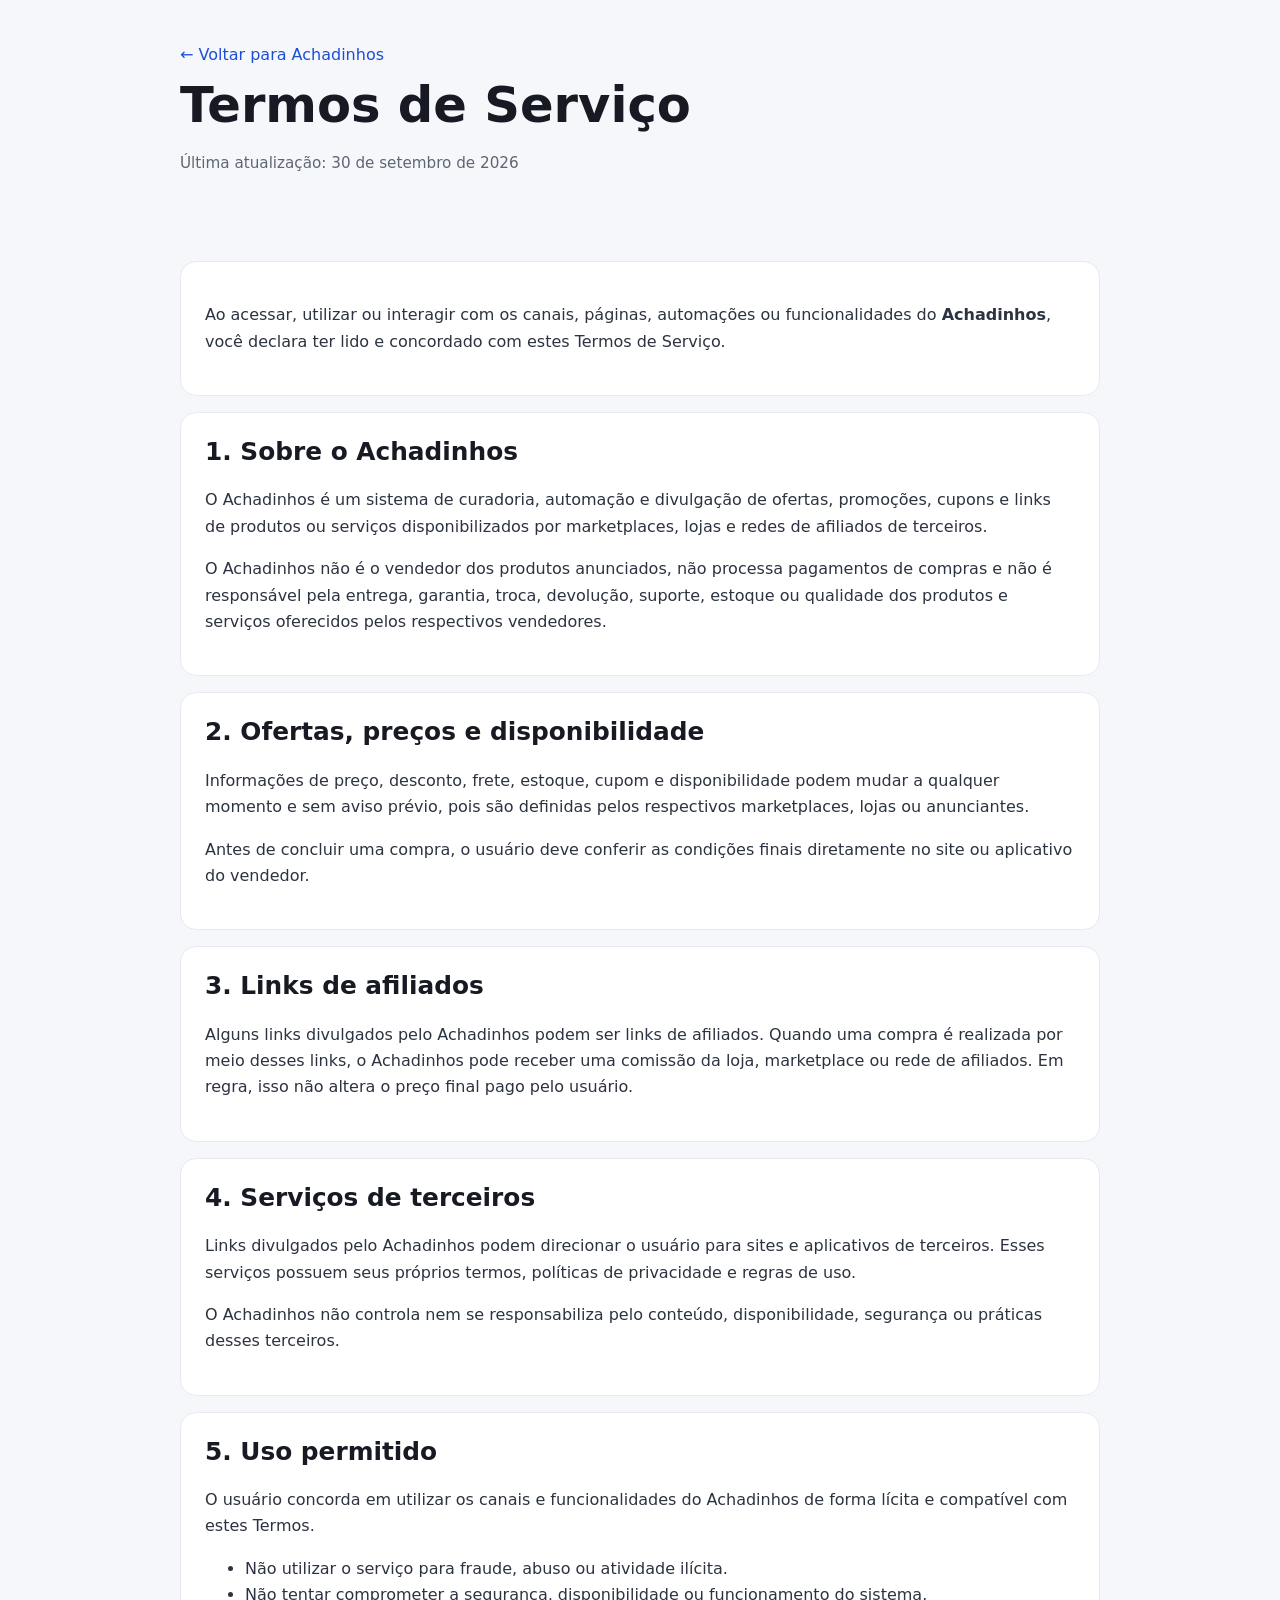
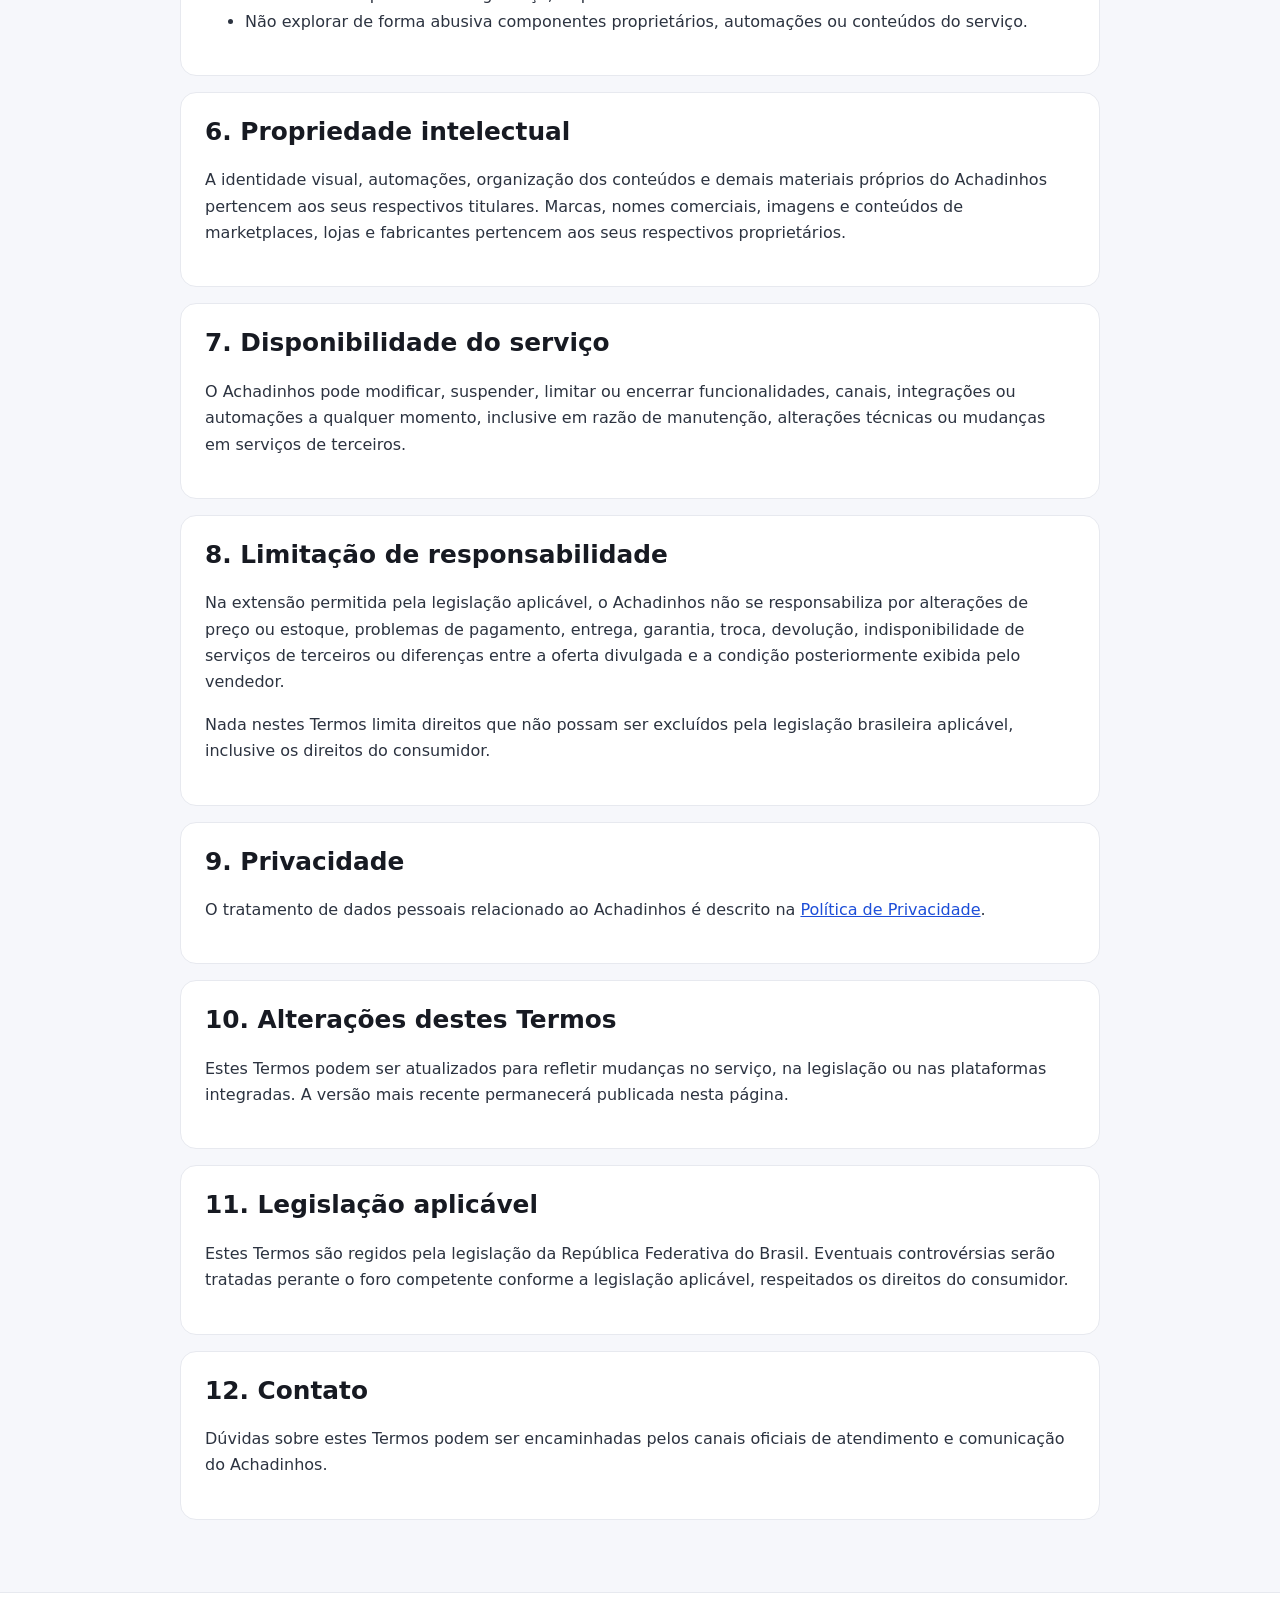
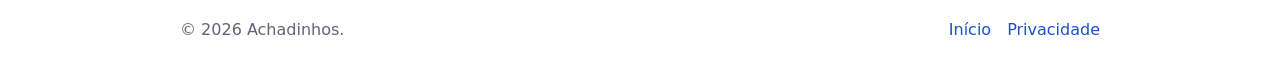
<file: termos-de-servico.html>
<!doctype html>
<html lang="pt-BR">
<head>
  <meta charset="utf-8">
  <meta name="viewport" content="width=device-width,initial-scale=1">
  <title>Termos de Serviço — Achadinhos</title>
  <meta name="description" content="Termos de Serviço oficiais do sistema Achadinhos.">
  <link rel="stylesheet" href="./style.css">
</head>
<body class="legal">
  <header class="legal-header">
    <div class="container">
      <a href="./index.html">← Voltar para Achadinhos</a>
      <h1>Termos de Serviço</h1>
      <p class="updated">Última atualização: 30 de setembro de 2026</p>
    </div>
  </header>

  <main class="container">
    <section>
      <p>Ao acessar, utilizar ou interagir com os canais, páginas, automações ou funcionalidades do <strong>Achadinhos</strong>, você declara ter lido e concordado com estes Termos de Serviço.</p>
    </section>

    <section>
      <h2>1. Sobre o Achadinhos</h2>
      <p>O Achadinhos é um sistema de curadoria, automação e divulgação de ofertas, promoções, cupons e links de produtos ou serviços disponibilizados por marketplaces, lojas e redes de afiliados de terceiros.</p>
      <p>O Achadinhos não é o vendedor dos produtos anunciados, não processa pagamentos de compras e não é responsável pela entrega, garantia, troca, devolução, suporte, estoque ou qualidade dos produtos e serviços oferecidos pelos respectivos vendedores.</p>
    </section>

    <section>
      <h2>2. Ofertas, preços e disponibilidade</h2>
      <p>Informações de preço, desconto, frete, estoque, cupom e disponibilidade podem mudar a qualquer momento e sem aviso prévio, pois são definidas pelos respectivos marketplaces, lojas ou anunciantes.</p>
      <p>Antes de concluir uma compra, o usuário deve conferir as condições finais diretamente no site ou aplicativo do vendedor.</p>
    </section>

    <section>
      <h2>3. Links de afiliados</h2>
      <p>Alguns links divulgados pelo Achadinhos podem ser links de afiliados. Quando uma compra é realizada por meio desses links, o Achadinhos pode receber uma comissão da loja, marketplace ou rede de afiliados. Em regra, isso não altera o preço final pago pelo usuário.</p>
    </section>

    <section>
      <h2>4. Serviços de terceiros</h2>
      <p>Links divulgados pelo Achadinhos podem direcionar o usuário para sites e aplicativos de terceiros. Esses serviços possuem seus próprios termos, políticas de privacidade e regras de uso.</p>
      <p>O Achadinhos não controla nem se responsabiliza pelo conteúdo, disponibilidade, segurança ou práticas desses terceiros.</p>
    </section>

    <section>
      <h2>5. Uso permitido</h2>
      <p>O usuário concorda em utilizar os canais e funcionalidades do Achadinhos de forma lícita e compatível com estes Termos.</p>
      <ul>
        <li>Não utilizar o serviço para fraude, abuso ou atividade ilícita.</li>
        <li>Não tentar comprometer a segurança, disponibilidade ou funcionamento do sistema.</li>
        <li>Não explorar de forma abusiva componentes proprietários, automações ou conteúdos do serviço.</li>
      </ul>
    </section>

    <section>
      <h2>6. Propriedade intelectual</h2>
      <p>A identidade visual, automações, organização dos conteúdos e demais materiais próprios do Achadinhos pertencem aos seus respectivos titulares. Marcas, nomes comerciais, imagens e conteúdos de marketplaces, lojas e fabricantes pertencem aos seus respectivos proprietários.</p>
    </section>

    <section>
      <h2>7. Disponibilidade do serviço</h2>
      <p>O Achadinhos pode modificar, suspender, limitar ou encerrar funcionalidades, canais, integrações ou automações a qualquer momento, inclusive em razão de manutenção, alterações técnicas ou mudanças em serviços de terceiros.</p>
    </section>

    <section>
      <h2>8. Limitação de responsabilidade</h2>
      <p>Na extensão permitida pela legislação aplicável, o Achadinhos não se responsabiliza por alterações de preço ou estoque, problemas de pagamento, entrega, garantia, troca, devolução, indisponibilidade de serviços de terceiros ou diferenças entre a oferta divulgada e a condição posteriormente exibida pelo vendedor.</p>
      <p>Nada nestes Termos limita direitos que não possam ser excluídos pela legislação brasileira aplicável, inclusive os direitos do consumidor.</p>
    </section>

    <section>
      <h2>9. Privacidade</h2>
      <p>O tratamento de dados pessoais relacionado ao Achadinhos é descrito na <a href="./politica-de-privacidade.html">Política de Privacidade</a>.</p>
    </section>

    <section>
      <h2>10. Alterações destes Termos</h2>
      <p>Estes Termos podem ser atualizados para refletir mudanças no serviço, na legislação ou nas plataformas integradas. A versão mais recente permanecerá publicada nesta página.</p>
    </section>

    <section>
      <h2>11. Legislação aplicável</h2>
      <p>Estes Termos são regidos pela legislação da República Federativa do Brasil. Eventuais controvérsias serão tratadas perante o foro competente conforme a legislação aplicável, respeitados os direitos do consumidor.</p>
    </section>

    <section>
      <h2>12. Contato</h2>
      <p>Dúvidas sobre estes Termos podem ser encaminhadas pelos canais oficiais de atendimento e comunicação do Achadinhos.</p>
    </section>
  </main>

  <footer>
    <div class="container">
      <p>© 2026 Achadinhos.</p>
      <nav><a href="./index.html">Início</a><a href="./politica-de-privacidade.html">Privacidade</a></nav>
    </div>
  </footer>
</body>
</html>
</file>
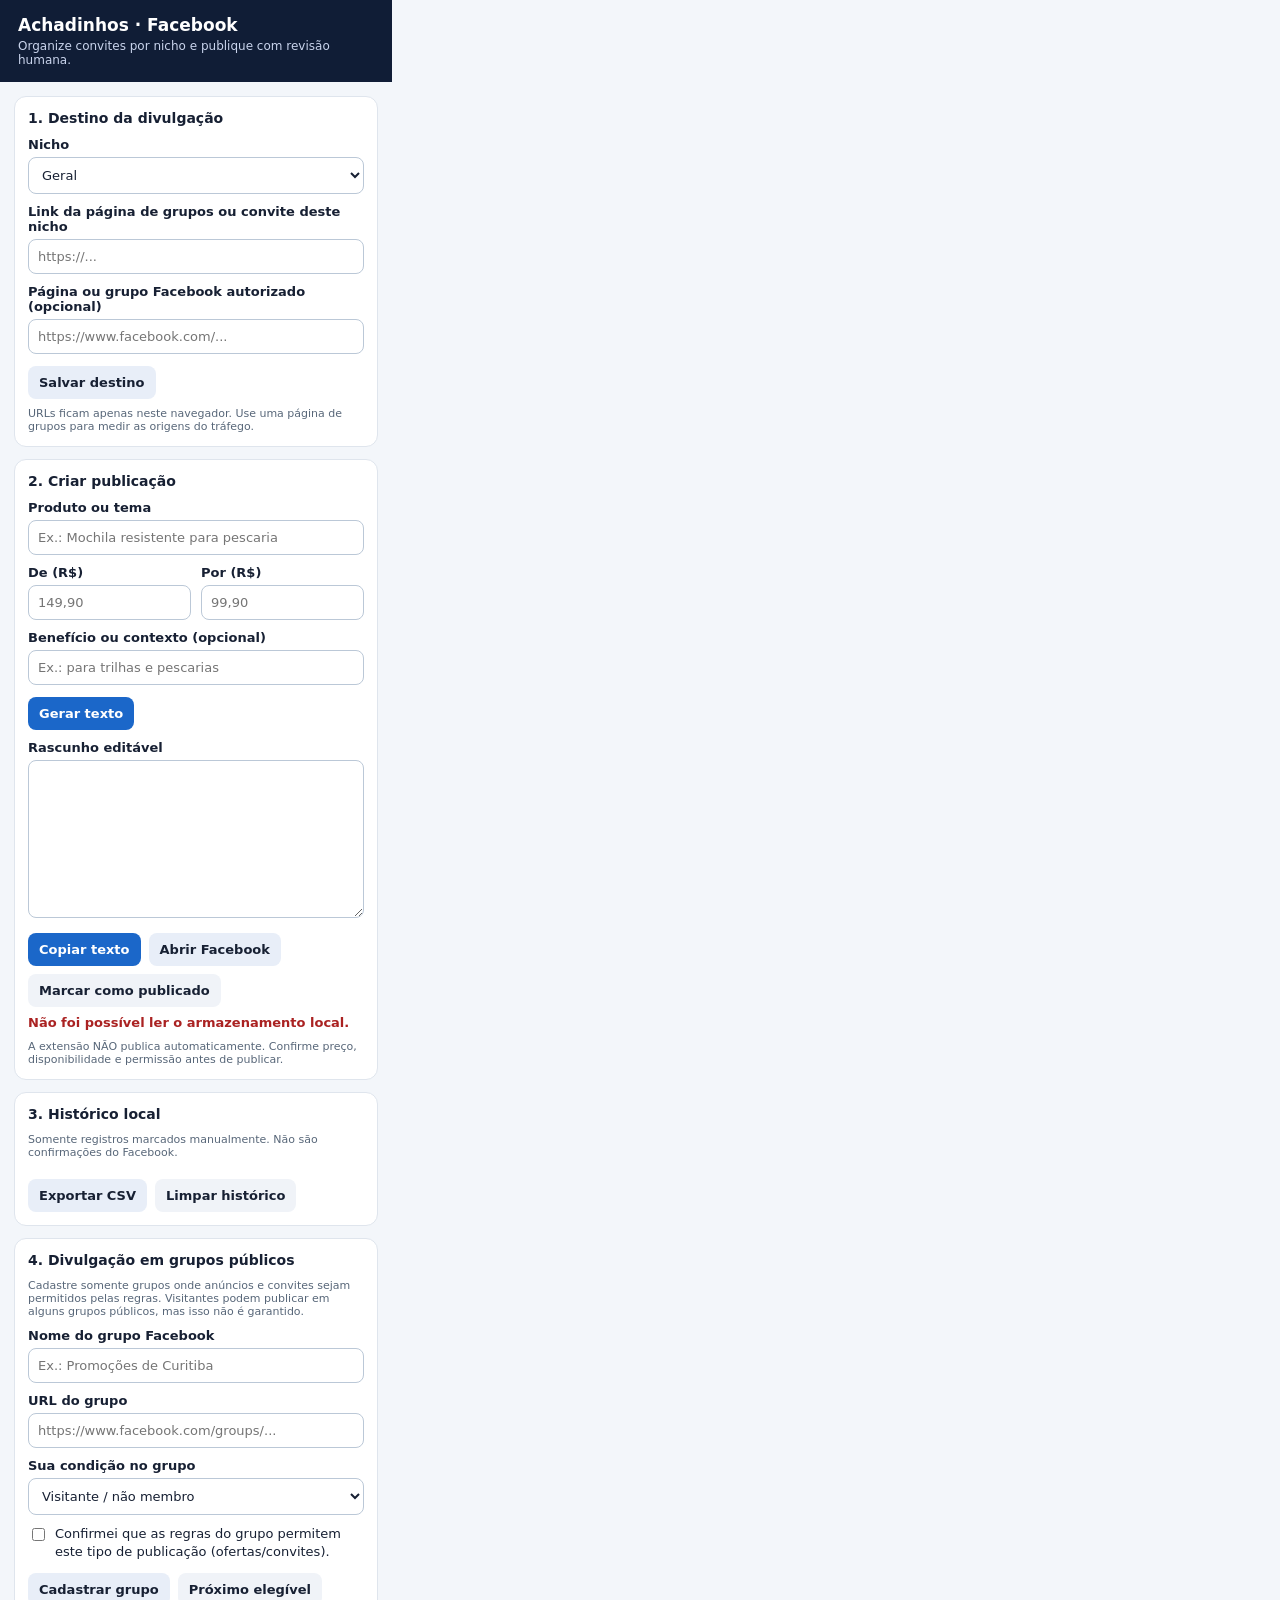
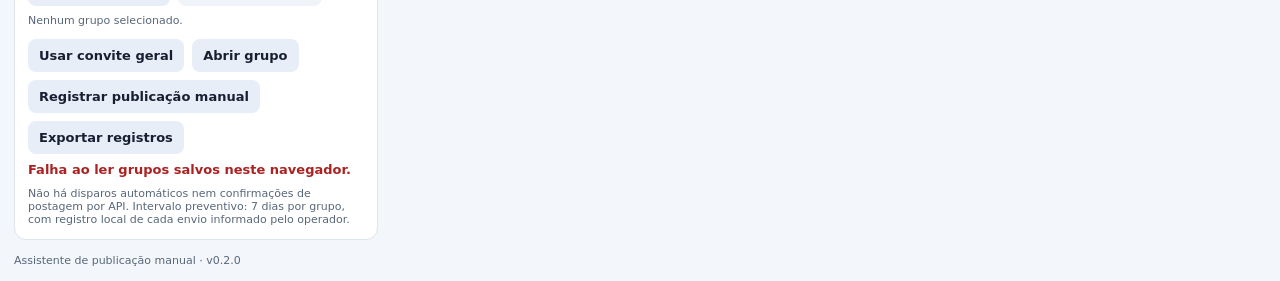
<file: extensao-facebook/popup.html>
<!doctype html>
<html lang="pt-BR">
<head>
  <meta charset="utf-8">
  <meta name="viewport" content="width=device-width,initial-scale=1">
  <title>Achadinhos — Facebook</title>
  <style>
    :root { color-scheme: light; font-family: system-ui,-apple-system,"Segoe UI",sans-serif; }
    * { box-sizing: border-box; }
    body { width: 392px; margin: 0; background:#f3f6fa; color:#172033; font-size:13px; }
    header { padding:15px 18px; background:#101d36; color:#fff; }
    header h1 { font-size:17px; margin:0 0 4px; }
    header p { color:#c9d4ec; margin:0; font-size:12px; }
    main { padding:14px; display:grid; gap:12px; }
    section { background:#fff; border:1px solid #dfe5ed; border-radius:12px; padding:13px; }
    h2 { font-size:14px; margin:0 0 11px; }
    label { display:block; margin:10px 0 5px; font-weight:650; }
    input, select, textarea { width:100%; border:1px solid #bbc8d7; border-radius:8px; padding:9px; font:inherit; background:#fff; color:#172033; }
    textarea { min-height:158px; resize:vertical; line-height:1.4; }
    input:focus,select:focus,textarea:focus,button:focus-visible { outline:2px solid #2978d9; outline-offset:1px; }
    .row { display:grid; grid-template-columns:1fr 1fr; gap:10px; }
    .actions { display:flex; gap:8px; flex-wrap:wrap; margin-top:12px; }
    button { border:0; border-radius:8px; padding:9px 11px; font:inherit; font-weight:700; cursor:pointer; background:#e8eef8; color:#172033; }
    button.primary { background:#1b67c9; color:white; }
    button.secondary { background:#f0f3f8; }
    button:disabled { opacity:.55; cursor:not-allowed; }
    .small { font-size:11px; color:#586779; margin:8px 0 0; }
    .status { min-height:17px; color:#12613a; margin:8px 0 0; font-weight:650; }
    .status.error { color:#aa2222; }
    .history { max-height:122px; overflow:auto; padding-left:20px; margin:8px 0 0; }
    .history li { padding:3px 0; }
    .public-group { padding:8px 0; border-top:1px solid #e7ebf2; }
    .public-group .small { margin-top:3px; }
    .checkbox-label { display:flex; gap:7px; align-items:flex-start; font-weight:400; line-height:1.4; }
    .checkbox-label input { width:auto; margin-top:3px; flex:none; }
    footer { padding:0 14px 14px; color:#586779; font-size:11px; }
  </style>
  <script defer src="popup.js"></script>
  <script defer src="grupos-publicos.js"></script>
</head>
<body>
  <header><h1>Achadinhos · Facebook</h1><p>Organize convites por nicho e publique com revisão humana.</p></header>
  <main>
    <section>
      <h2>1. Destino da divulgação</h2>
      <label for="nicho">Nicho</label>
      <select id="nicho">
        <option>Geral</option><option>Mercado</option><option>Academia &amp; Fitness</option>
        <option>Moda</option><option>Pescaria</option><option>Airsoft</option>
        <option>Geek</option><option>SHEIN/Temu</option>
      </select>
      <label for="convite">Link da página de grupos ou convite deste nicho</label>
      <input type="url" id="convite" placeholder="https://...">
      <label for="facebook">Página ou grupo Facebook autorizado (opcional)</label>
      <input type="url" id="facebook" placeholder="https://www.facebook.com/...">
      <div class="actions"><button id="salvarDestino">Salvar destino</button></div>
      <p class="small">URLs ficam apenas neste navegador. Use uma página de grupos para medir as origens do tráfego.</p>
    </section>
    <section>
      <h2>2. Criar publicação</h2>
      <label for="produto">Produto ou tema</label>
      <input id="produto" maxlength="140" placeholder="Ex.: Mochila resistente para pescaria">
      <div class="row">
        <div><label for="antes">De (R$)</label><input id="antes" inputmode="decimal" maxlength="15" placeholder="149,90"></div>
        <div><label for="agora">Por (R$)</label><input id="agora" inputmode="decimal" maxlength="15" placeholder="99,90"></div>
      </div>
      <label for="observacao">Benefício ou contexto (opcional)</label>
      <input id="observacao" maxlength="160" placeholder="Ex.: para trilhas e pescarias">
      <div class="actions"><button class="primary" id="gerar">Gerar texto</button></div>
      <label for="texto">Rascunho editável</label>
      <textarea id="texto" aria-label="Texto da publicação"></textarea>
      <div class="actions">
        <button id="copiar" class="primary">Copiar texto</button>
        <button id="abrir">Abrir Facebook</button>
        <button id="publicado" class="secondary">Marcar como publicado</button>
      </div>
      <p id="status" class="status" role="status" aria-live="polite"></p>
      <p class="small">A extensão NÃO publica automaticamente. Confirme preço, disponibilidade e permissão antes de publicar.</p>
    </section>
    <section>
      <h2>3. Histórico local</h2>
      <p class="small">Somente registros marcados manualmente. Não são confirmações do Facebook.</p>
      <ol id="historico" class="history"></ol>
      <div class="actions"><button id="csv">Exportar CSV</button><button id="limpar" class="secondary">Limpar histórico</button></div>
    </section>
    <section>
      <h2>4. Divulgação em grupos públicos</h2>
      <p class="small">Cadastre somente grupos onde anúncios e convites sejam permitidos pelas regras. Visitantes podem publicar em alguns grupos públicos, mas isso não é garantido.</p>
      <label for="grupoNome">Nome do grupo Facebook</label>
      <input id="grupoNome" maxlength="100" placeholder="Ex.: Promoções de Curitiba">
      <label for="grupoUrl">URL do grupo</label>
      <input type="url" id="grupoUrl" placeholder="https://www.facebook.com/groups/...">
      <label for="grupoAcesso">Sua condição no grupo</label>
      <select id="grupoAcesso"><option value="visitante">Visitante / não membro</option><option value="membro">Membro</option></select>
      <label class="checkbox-label"><input type="checkbox" id="grupoDivulgacaoPermitida">Confirmei que as regras do grupo permitem este tipo de publicação (ofertas/convites).</label>
      <div class="actions"><button id="salvarGrupo">Cadastrar grupo</button><button id="proximoGrupo" class="secondary">Próximo elegível</button></div>
      <p class="small" id="resumoGrupos"></p>
      <div id="listaGruposPublicos" aria-label="Grupos cadastrados"></div>
      <p class="small" id="grupoSelecionado">Nenhum grupo selecionado.</p>
      <div class="actions"><button id="conviteGeral">Usar convite geral</button><button id="abrirGrupo">Abrir grupo</button><button id="marcarGrupo">Registrar publicação manual</button><button id="csvGrupos">Exportar registros</button></div>
      <p id="statusGrupos" class="status" role="status" aria-live="polite"></p>
      <p class="small">Não há disparos automáticos nem confirmações de postagem por API. Intervalo preventivo: 7 dias por grupo, com registro local de cada envio informado pelo operador.</p>
    </section>
  </main>
  <footer>Assistente de publicação manual · v0.2.0</footer>
</body>
</html>
</file>
<file: style.css>
:root{
  --bg:#f6f7fb;
  --card:#ffffff;
  --text:#171a22;
  --muted:#5f6673;
  --border:#e7e9ef;
  --accent:#111827;
  --accent-soft:#eef1f6;
  --max:920px;
}
*{box-sizing:border-box}
html{scroll-behavior:smooth}
body{
  margin:0;
  font-family:Inter,ui-sans-serif,system-ui,-apple-system,BlinkMacSystemFont,"Segoe UI",sans-serif;
  color:var(--text);
  background:var(--bg);
  line-height:1.65;
}
.container{width:min(calc(100% - 32px),var(--max));margin:0 auto}
.hero{
  padding:72px 0 48px;
  background:linear-gradient(180deg,#fff 0%,var(--bg) 100%);
  border-bottom:1px solid var(--border);
}
.hero h1{font-size:clamp(2.5rem,8vw,4.5rem);line-height:1;margin:.2rem 0 1rem;letter-spacing:-.04em}
.hero p{max-width:720px;font-size:1.15rem;color:var(--muted);margin:0}
.badge{
  display:inline-block;
  padding:.35rem .7rem;
  border-radius:999px;
  background:var(--accent-soft);
  font-size:.85rem;
  font-weight:700;
}
main{padding:32px 0 56px}
.card{
  background:var(--card);
  border:1px solid var(--border);
  border-radius:18px;
  padding:28px;
  margin-bottom:22px;
  box-shadow:0 8px 26px rgba(17,24,39,.04);
}
h1,h2,h3{line-height:1.2}
h2{margin-top:0;font-size:1.55rem}
h3{margin-top:2rem}
p,li{color:#2c3340}
.links{display:flex;gap:12px;flex-wrap:wrap;margin-top:18px}
.button{
  display:inline-block;
  text-decoration:none;
  padding:.8rem 1rem;
  border-radius:10px;
  background:var(--accent);
  color:white;
  font-weight:700;
}
.button.secondary{background:var(--accent-soft);color:var(--text)}
a{color:#1d4ed8}
.legal-header{
  padding:42px 0 22px;
}
.legal-header a{text-decoration:none}
.legal h1{font-size:clamp(2rem,5vw,3.1rem);margin:.5rem 0}
.legal .updated{color:var(--muted);font-size:.95rem}
.legal section{
  background:#fff;
  border:1px solid var(--border);
  border-radius:16px;
  padding:24px;
  margin:16px 0;
}
.notice{
  padding:14px 16px;
  background:#fff8e6;
  border:1px solid #f2dfaa;
  border-radius:12px;
}
footer{
  border-top:1px solid var(--border);
  background:#fff;
  padding:24px 0 36px;
  color:var(--muted);
}
footer .container{
  display:flex;
  justify-content:space-between;
  align-items:center;
  gap:18px;
  flex-wrap:wrap;
}
footer p{margin:0;color:var(--muted)}
footer nav{display:flex;gap:16px}
footer a{text-decoration:none}
@media (max-width:600px){
  .hero{padding-top:48px}
  .card,.legal section{padding:20px}
}
/* Página pública de captação de membros por interesse */
.group-hero{padding-top:52px}
.group-hero .back-link{display:block;margin-bottom:20px;text-decoration:none}
.group-hero .badge{display:table;margin-bottom:14px}
.group-hero h1{max-width:730px}
.group-grid{display:grid;grid-template-columns:repeat(2,minmax(0,1fr));gap:16px;margin-top:22px}
.group-tile{padding:20px;border:1px solid var(--border);border-radius:14px;background:#fcfdff;display:flex;flex-direction:column;gap:10px}
.group-tile h3{margin:0;font-size:1.2rem}
.group-tile p{margin:0}
.group-tile .links{margin-top:auto;padding-top:8px}
.invite-pending{color:var(--muted);font-size:.9rem;font-style:italic}
.small-disclosure{font-size:.85rem;color:var(--muted);margin-bottom:0}
@media(max-width:600px){.group-grid{grid-template-columns:1fr}.group-tile{padding:18px}}
</file>
